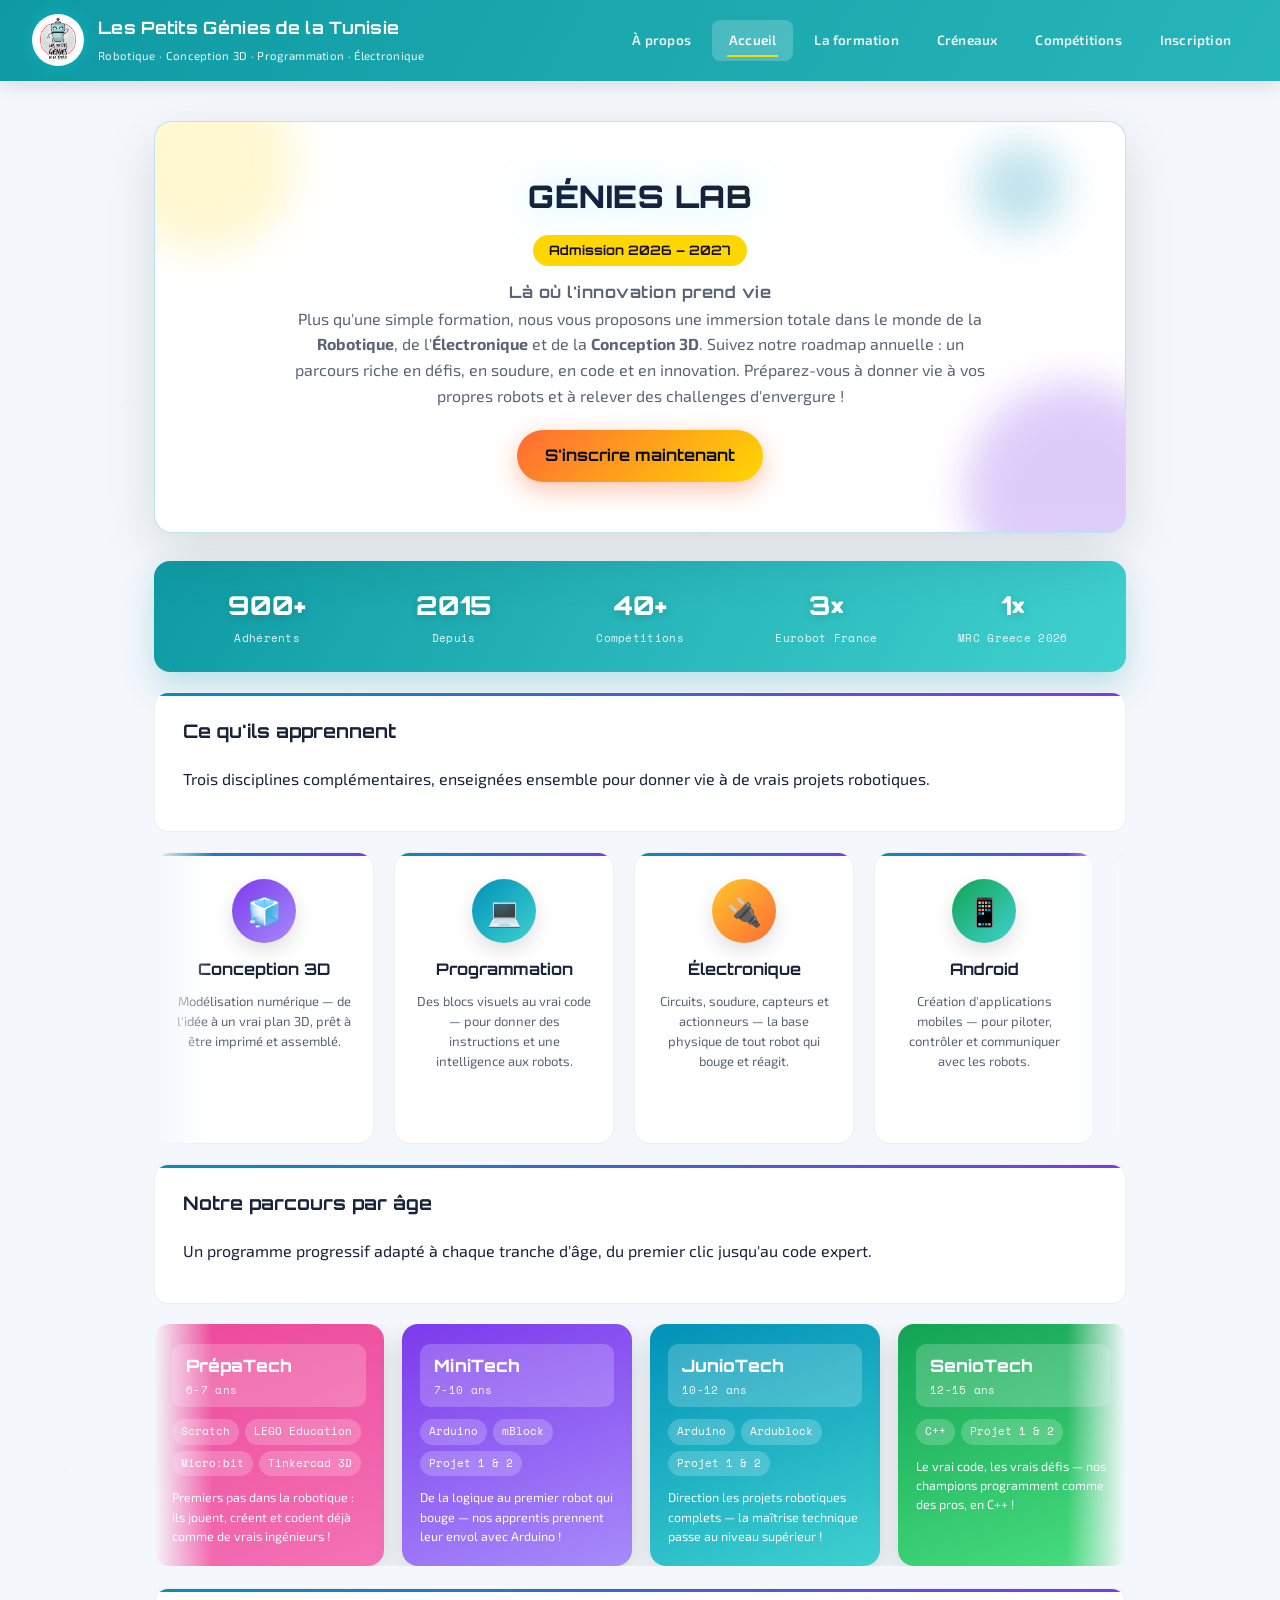
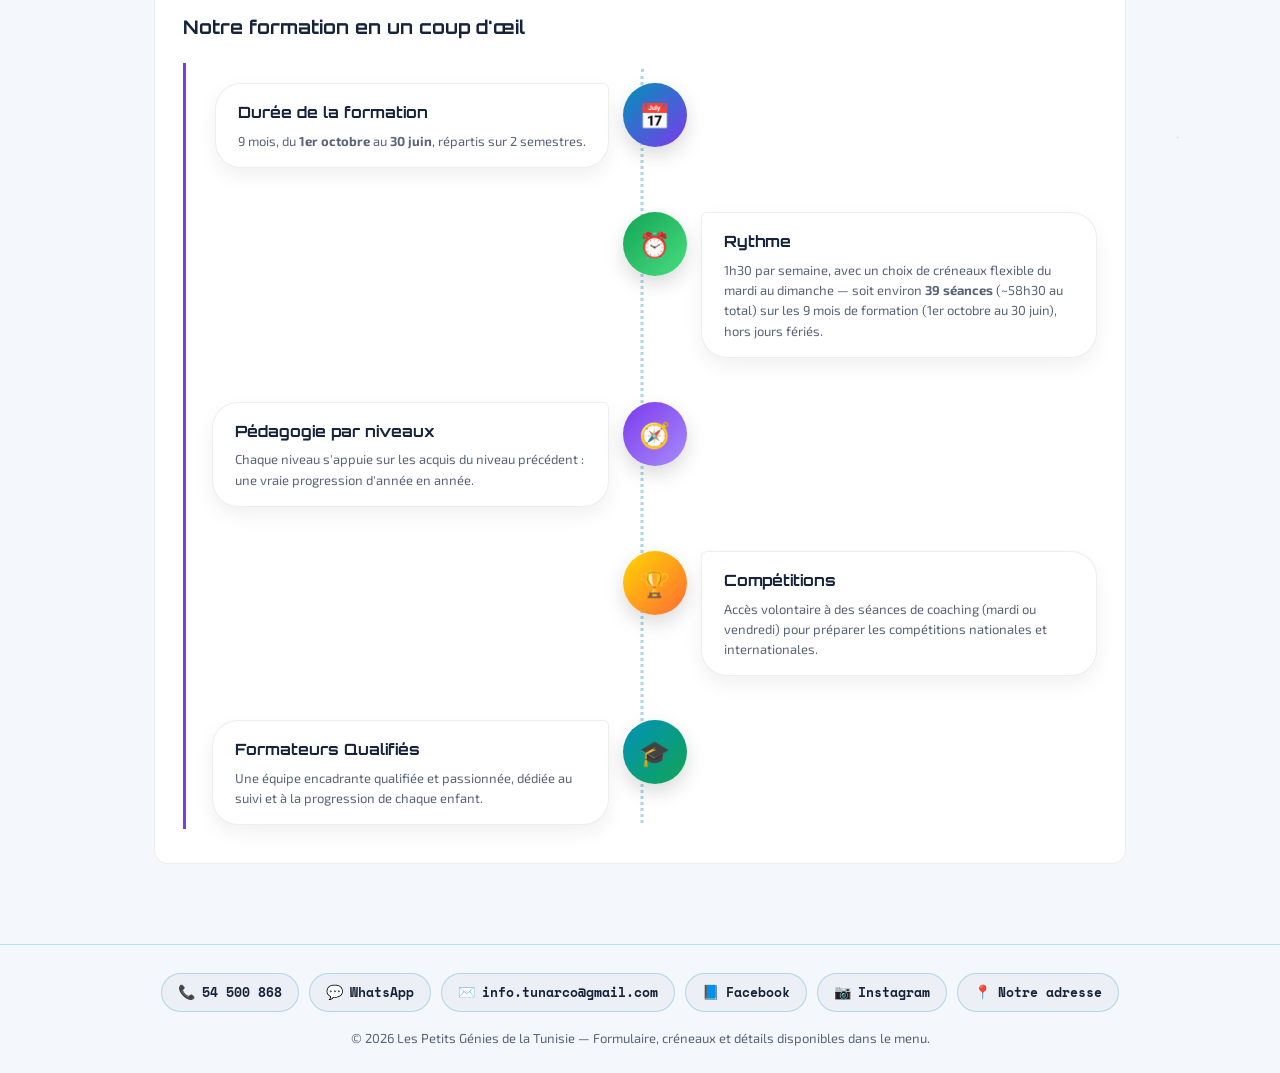
<file: index.html>
<!DOCTYPE html>
<html lang="fr">
<head>
<meta charset="UTF-8">
<title>Les Petits Génies de la Tunisie — Formation d'hiver 2026-2027</title>
<meta name="viewport" content="width=device-width, initial-scale=1.0">
<link rel="preconnect" href="https://fonts.googleapis.com">
<link rel="preconnect" href="https://fonts.gstatic.com" crossorigin>
<link href="https://fonts.googleapis.com/css2?family=Orbitron:wght@500;700;800;900&family=Exo+2:wght@300;400;500;600;700&family=Space+Mono:wght@400;700&display=swap" rel="stylesheet">
<link rel="stylesheet" href="style.css">
</head>
<body>
<div id="pageTransition"></div>
<header class="site-header">
  <div class="brand">
    <img class="logo-img" src="assets/logo.png" alt="Logo Les Petits Génies">
    <div class="brand-text">
      <h1>Les Petits Génies de la Tunisie</h1>
      <span>Robotique · Conception 3D · Programmation · Électronique</span>
    </div>
  </div>
  <nav class="main-nav">
    <a href="apropos.html">À propos</a>
    <a href="index.html" class="active">Accueil</a>
    <a href="formation.html">La formation</a>
    <a href="creneaux.html">Créneaux</a>
    <a href="planning-competitions.html">Compétitions</a>
    <a href="inscription.html">Inscription</a>
  </nav>
</header>

<main>
  <section class="hero">
    <div class="blob blob-yellow"></div>
    <div class="blob blob-turquoise"></div>
    <div class="blob blob-small"></div>
    <div class="hero-heading">
      <h2 class="admission-title">GÉNIES LAB</h2>
      <span class="year-badge">Admission 2026 – 2027</span>
      <p class="hero-tagline">Là où l'innovation prend vie</p>
    </div>

    <p class="hero-desc">
      Plus qu'une simple formation, nous vous proposons une immersion totale dans le monde de la
      <strong>Robotique</strong>, de l'<strong>Électronique</strong> et de la <strong>Conception 3D</strong>.
      Suivez notre roadmap annuelle : un parcours riche en défis, en soudure, en code et en innovation.
      Préparez-vous à donner vie à vos propres robots et à relever des challenges d'envergure !
    </p>
    <a class="cta" href="inscription.html">S'inscrire maintenant</a>
  </section>

  <div class="stats-bar">
    <div class="stat-item" style="animation-delay:.05s;">
      <span class="stat-num">900+</span>
      <span class="stat-label">Adhérents</span>
    </div>
    <div class="stat-item" style="animation-delay:.12s;">
      <span class="stat-num">2015</span>
      <span class="stat-label">Depuis</span>
    </div>
    <div class="stat-item" style="animation-delay:.19s;">
      <span class="stat-num">40+</span>
      <span class="stat-label">Compétitions</span>
    </div>
    <div class="stat-item" style="animation-delay:.26s;">
      <span class="stat-num">3×</span>
      <span class="stat-label">Eurobot France</span>
    </div>
    <div class="stat-item" style="animation-delay:.33s;">
      <span class="stat-num">1×</span>
      <span class="stat-label">MRC Greece 2026</span>
    </div>
  </div>

  <div class="card">
    <h3>Ce qu'ils apprennent</h3>
    <p>Trois disciplines complémentaires, enseignées ensemble pour donner vie à de vrais projets robotiques.</p>
  </div>

  <div class="learn-track-wrap">
    <div class="learn-track">
      <div class="learn-card">
        <div class="learn-icon learn-icon-1">🧊</div>
        <h4>Conception 3D</h4>
        <p>Modélisation numérique — de l'idée à un vrai plan 3D, prêt à être imprimé et assemblé.</p>
      </div>
      <div class="learn-card">
        <div class="learn-icon learn-icon-2">💻</div>
        <h4>Programmation</h4>
        <p>Des blocs visuels au vrai code — pour donner des instructions et une intelligence aux robots.</p>
      </div>
      <div class="learn-card">
        <div class="learn-icon learn-icon-3">🔌</div>
        <h4>Électronique</h4>
        <p>Circuits, soudure, capteurs et actionneurs — la base physique de tout robot qui bouge et réagit.</p>
      </div>
      <div class="learn-card">
        <div class="learn-icon learn-icon-4">📱</div>
        <h4>Android</h4>
        <p>Création d'applications mobiles — pour piloter, contrôler et communiquer avec les robots.</p>
      </div>
      <div class="learn-card">
        <div class="learn-icon learn-icon-5">🖨️</div>
        <h4>Impression 3D</h4>
        <p>De l'écran à l'objet réel — impression des pièces conçues pour les monter sur de vrais robots.</p>
      </div>
      <div class="learn-card">
        <div class="learn-icon learn-icon-6">🌐</div>
        <h4>AIoT</h4>
        <p>Objets connectés et intelligents — capteurs, réseau et intelligence artificielle réunis dans un même robot.</p>
      </div>
      <div class="learn-card">
        <div class="learn-icon learn-icon-7">🧠</div>
        <h4>Intelligence Artificielle</h4>
        <p>Initiation à l'IA — reconnaissance, apprentissage automatique et algorithmes appliqués à la robotique.</p>
      </div>
      <div class="learn-card">
        <div class="learn-icon learn-icon-8">🤖</div>
        <h4>Robotique</h4>
        <p>Mécanique, électronique et code réunis — assembler et programmer un robot complet, du châssis au comportement.</p>
      </div>
      <!-- duplicate set for seamless loop -->
      <div class="learn-card" aria-hidden="true">
        <div class="learn-icon learn-icon-1">🧊</div>
        <h4>Conception 3D</h4>
        <p>Modélisation numérique — de l'idée à un vrai plan 3D, prêt à être imprimé et assemblé.</p>
      </div>
      <div class="learn-card" aria-hidden="true">
        <div class="learn-icon learn-icon-2">💻</div>
        <h4>Programmation</h4>
        <p>Des blocs visuels au vrai code — pour donner des instructions et une intelligence aux robots.</p>
      </div>
      <div class="learn-card" aria-hidden="true">
        <div class="learn-icon learn-icon-3">🔌</div>
        <h4>Électronique</h4>
        <p>Circuits, soudure, capteurs et actionneurs — la base physique de tout robot qui bouge et réagit.</p>
      </div>
      <div class="learn-card" aria-hidden="true">
        <div class="learn-icon learn-icon-4">📱</div>
        <h4>Android</h4>
        <p>Création d'applications mobiles — pour piloter, contrôler et communiquer avec les robots.</p>
      </div>
      <div class="learn-card" aria-hidden="true">
        <div class="learn-icon learn-icon-5">🖨️</div>
        <h4>Impression 3D</h4>
        <p>De l'écran à l'objet réel — impression des pièces conçues pour les monter sur de vrais robots.</p>
      </div>
      <div class="learn-card" aria-hidden="true">
        <div class="learn-icon learn-icon-6">🌐</div>
        <h4>AIoT</h4>
        <p>Objets connectés et intelligents — capteurs, réseau et intelligence artificielle réunis dans un même robot.</p>
      </div>
      <div class="learn-card" aria-hidden="true">
        <div class="learn-icon learn-icon-7">🧠</div>
        <h4>Intelligence Artificielle</h4>
        <p>Initiation à l'IA — reconnaissance, apprentissage automatique et algorithmes appliqués à la robotique.</p>
      </div>
      <div class="learn-card" aria-hidden="true">
        <div class="learn-icon learn-icon-8">🤖</div>
        <h4>Robotique</h4>
        <p>Mécanique, électronique et code réunis — assembler et programmer un robot complet, du châssis au comportement.</p>
      </div>
    </div>
  </div>

  <div class="card">
    <h3>Notre parcours par âge</h3>
    <p>Un programme progressif adapté à chaque tranche d'âge, du premier clic jusqu'au code expert.</p>
  </div>

  <div class="age-track-wrap">
    <div class="age-track">
      <div class="age-card age-c1">
        <span class="age-badge">PrépaTech<small>6-7 ans</small></span>
        <div class="age-tools">
          <span class="age-tool">Scratch</span>
          <span class="age-tool">LEGO Education</span>
          <span class="age-tool">Micro:bit</span>
          <span class="age-tool">Tinkercad 3D</span>
        </div>
        <p class="age-tagline">Premiers pas dans la robotique : ils jouent, créent et codent déjà comme de vrais ingénieurs !</p>
      </div>
      <div class="age-card age-c2">
        <span class="age-badge">MiniTech<small>7-10 ans</small></span>
        <div class="age-tools">
          <span class="age-tool">Arduino</span>
          <span class="age-tool">mBlock</span>
          <span class="age-tool">Projet 1 &amp; 2</span>
        </div>
        <p class="age-tagline">De la logique au premier robot qui bouge — nos apprentis prennent leur envol avec Arduino !</p>
      </div>
      <div class="age-card age-c3">
        <span class="age-badge">JunioTech<small>10-12 ans</small></span>
        <div class="age-tools">
          <span class="age-tool">Arduino</span>
          <span class="age-tool">Ardublock</span>
          <span class="age-tool">Projet 1 &amp; 2</span>
        </div>
        <p class="age-tagline">Direction les projets robotiques complets — la maîtrise technique passe au niveau supérieur !</p>
      </div>
      <div class="age-card age-c4">
        <span class="age-badge">SenioTech<small>12-15 ans</small></span>
        <div class="age-tools">
          <span class="age-tool">C++</span>
          <span class="age-tool">Projet 1 &amp; 2</span>
        </div>
        <p class="age-tagline">Le vrai code, les vrais défis — nos champions programment comme des pros, en C++ !</p>
      </div>
      <div class="age-card age-c5">
        <span class="age-badge">Master<small>15+ ans</small></span>
        <div class="age-tools">
          <span class="age-tool">ESP32</span>
          <span class="age-tool">IoT</span>
        </div>
        <p class="age-tagline">Niveau expert : l'IoT et les systèmes connectés n'ont plus aucun secret pour eux !</p>
      </div>
      <!-- duplicate set for seamless loop -->
      <div class="age-card age-c1" aria-hidden="true">
        <span class="age-badge">PrépaTech<small>6-7 ans</small></span>
        <div class="age-tools">
          <span class="age-tool">Scratch</span>
          <span class="age-tool">LEGO Education</span>
          <span class="age-tool">Micro:bit</span>
          <span class="age-tool">Tinkercad 3D</span>
        </div>
        <p class="age-tagline">Premiers pas dans la robotique : ils jouent, créent et codent déjà comme de vrais ingénieurs !</p>
      </div>
      <div class="age-card age-c2" aria-hidden="true">
        <span class="age-badge">MiniTech<small>7-10 ans</small></span>
        <div class="age-tools">
          <span class="age-tool">Arduino</span>
          <span class="age-tool">mBlock</span>
          <span class="age-tool">Projet 1 &amp; 2</span>
        </div>
        <p class="age-tagline">De la logique au premier robot qui bouge — nos apprentis prennent leur envol avec Arduino !</p>
      </div>
      <div class="age-card age-c3" aria-hidden="true">
        <span class="age-badge">JunioTech<small>10-12 ans</small></span>
        <div class="age-tools">
          <span class="age-tool">Arduino</span>
          <span class="age-tool">Ardublock</span>
          <span class="age-tool">Projet 1 &amp; 2</span>
        </div>
        <p class="age-tagline">Direction les projets robotiques complets — la maîtrise technique passe au niveau supérieur !</p>
      </div>
      <div class="age-card age-c4" aria-hidden="true">
        <span class="age-badge">SenioTech<small>12-15 ans</small></span>
        <div class="age-tools">
          <span class="age-tool">C++</span>
          <span class="age-tool">Projet 1 &amp; 2</span>
        </div>
        <p class="age-tagline">Le vrai code, les vrais défis — nos champions programment comme des pros, en C++ !</p>
      </div>
      <div class="age-card age-c5" aria-hidden="true">
        <span class="age-badge">Master<small>15+ ans</small></span>
        <div class="age-tools">
          <span class="age-tool">ESP32</span>
          <span class="age-tool">IoT</span>
        </div>
        <p class="age-tagline">Niveau expert : l'IoT et les systèmes connectés n'ont plus aucun secret pour eux !</p>
      </div>
    </div>
  </div>


  <div class="card">
    <h3>Notre formation en un coup d'œil</h3>
    <div class="timeline">
      <div class="timeline-item timeline-c1" style="animation-delay:.05s;">
        <div class="timeline-icon-wrap">
          📅
        </div>
        <div class="timeline-card">
          <h4>Durée de la formation</h4>
          <p>9 mois, du <strong>1er octobre</strong> au <strong>30 juin</strong>, répartis sur 2 semestres.</p>
        </div>
      </div>
      <div class="timeline-item timeline-c2" style="animation-delay:.15s;">
        <div class="timeline-icon-wrap">
          ⏰
        </div>
        <div class="timeline-card">
          <h4>Rythme</h4>
          <p>1h30 par semaine, avec un choix de créneaux flexible du mardi au dimanche — soit environ <strong>39 séances</strong> (~58h30 au total) sur les 9 mois de formation (1er octobre au 30 juin), hors jours fériés.</p>
        </div>
      </div>
      <div class="timeline-item timeline-c3" style="animation-delay:.25s;">
        <div class="timeline-icon-wrap">
          🧭
        </div>
        <div class="timeline-card">
          <h4>Pédagogie par niveaux</h4>
          <p>Chaque niveau s'appuie sur les acquis du niveau précédent : une vraie progression d'année en année.</p>
        </div>
      </div>
      <div class="timeline-item timeline-c4" style="animation-delay:.35s;">
        <div class="timeline-icon-wrap">
          🏆
        </div>
        <div class="timeline-card">
          <h4>Compétitions</h4>
          <p>Accès volontaire à des séances de coaching (mardi ou vendredi) pour préparer les compétitions nationales et internationales.</p>
        </div>
      </div>
      <div class="timeline-item timeline-c5" style="animation-delay:.45s;">
        <div class="timeline-icon-wrap">
          🎓
        </div>
        <div class="timeline-card">
          <h4>Formateurs Qualifiés</h4>
          <p>Une équipe encadrante qualifiée et passionnée, dédiée au suivi et à la progression de chaque enfant.</p>
        </div>
      </div>
    </div>
  </div>

</main>

<footer>
  <div class="footer-contact">
    <a class="contact-btn" href="tel:+21654500868"><span class="contact-icon">📞</span> 54 500 868</a>
    <a class="contact-btn" href="https://wa.me/21654500868" target="_blank" rel="noopener"><span class="contact-icon">💬</span> WhatsApp</a>
    <a class="contact-btn" href="https://mail.google.com/mail/?view=cm&fs=1&to=info.tunarco@gmail.com" target="_blank" rel="noopener"><span class="contact-icon">✉️</span> info.tunarco@gmail.com</a>
    <a class="contact-btn" href="https://www.facebook.com/lespetitsgeniesdelarobotique/" target="_blank" rel="noopener"><span class="contact-icon">📘</span> Facebook</a>
    <a class="contact-btn" href="https://www.instagram.com/lpgt55/" target="_blank" rel="noopener"><span class="contact-icon">📷</span> Instagram</a>
    <a class="contact-btn" href="https://maps.app.goo.gl/1cRpveEhUmThUZqv9" target="_blank" rel="noopener"><span class="contact-icon">📍</span> Notre adresse</a>
  </div>
  <p class="footer-copy">© 2026 Les Petits Génies de la Tunisie — Formulaire, créneaux et détails disponibles dans le menu.</p>
</footer>
<script src="assets/interactions.js"></script>
</body>
</html>
</file>
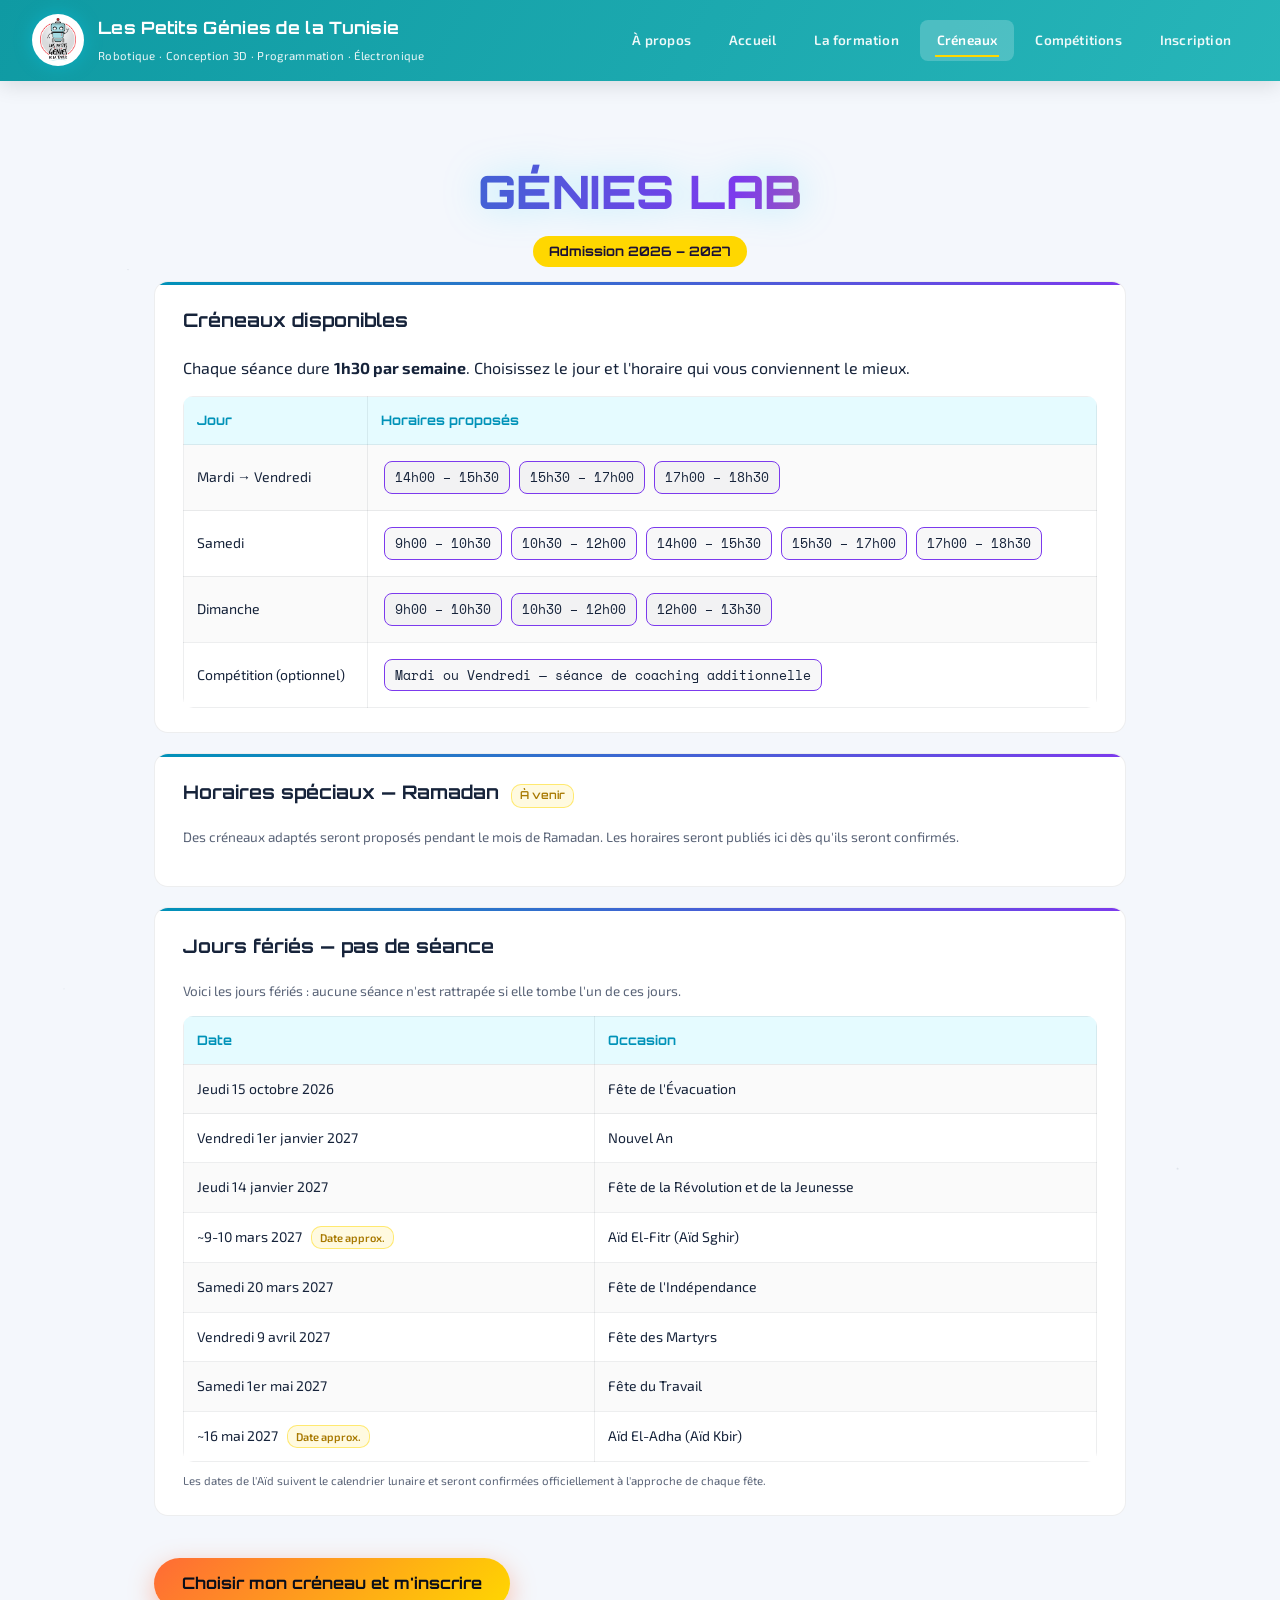
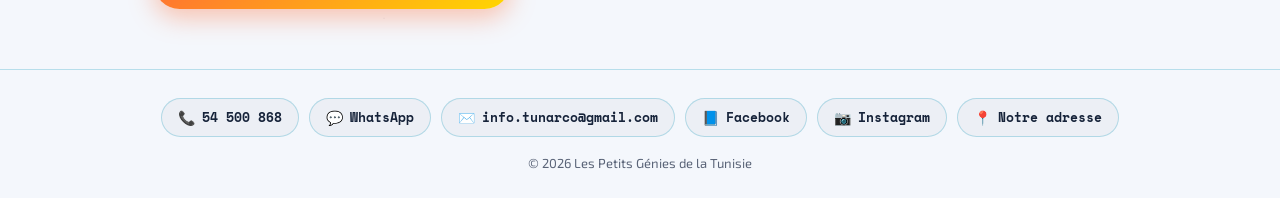
<file: creneaux.html>
<!DOCTYPE html>
<html lang="fr">
<head>
<meta charset="UTF-8">
<title>Créneaux — Les Petits Génies de la Tunisie</title>
<meta name="viewport" content="width=device-width, initial-scale=1.0">
<link rel="preconnect" href="https://fonts.googleapis.com">
<link rel="preconnect" href="https://fonts.gstatic.com" crossorigin>
<link href="https://fonts.googleapis.com/css2?family=Orbitron:wght@500;700;800;900&family=Exo+2:wght@300;400;500;600;700&family=Space+Mono:wght@400;700&display=swap" rel="stylesheet">
<link rel="stylesheet" href="style.css">
</head>
<body>
<div id="pageTransition"></div>
<header class="site-header">
  <div class="brand">
    <img class="logo-img" src="assets/logo.png" alt="Logo Les Petits Génies">
    <div class="brand-text">
      <h1>Les Petits Génies de la Tunisie</h1>
      <span>Robotique · Conception 3D · Programmation · Électronique</span>
    </div>
  </div>
  <nav class="main-nav">
    <a href="apropos.html">À propos</a>
    <a href="index.html">Accueil</a>
    <a href="formation.html">La formation</a>
    <a href="creneaux.html" class="active">Créneaux</a>
    <a href="planning-competitions.html">Compétitions</a>
    <a href="inscription.html">Inscription</a>
  </nav>
</header>

<main>
  <section class="page-banner">
    <h2 class="admission-title">GÉNIES LAB</h2>
    <span class="year-badge">Admission 2026 – 2027</span>
  </section>

  <div class="card">
    <h3>Créneaux disponibles</h3>
    <p>Chaque séance dure <strong>1h30 par semaine</strong>. Choisissez le jour et l'horaire qui vous conviennent le mieux.</p>
    <table class="schedule">
      <tr><th>Jour</th><th>Horaires proposés</th></tr>
      <tr>
        <td>Mardi → Vendredi</td>
        <td>
          <span class="slot-tag">14h00 – 15h30</span>
          <span class="slot-tag">15h30 – 17h00</span>
          <span class="slot-tag">17h00 – 18h30</span>
        </td>
      </tr>
      <tr>
        <td>Samedi</td>
        <td>
          <span class="slot-tag">9h00 – 10h30</span>
          <span class="slot-tag">10h30 – 12h00</span>
          <span class="slot-tag">14h00 – 15h30</span>
          <span class="slot-tag">15h30 – 17h00</span>
          <span class="slot-tag">17h00 – 18h30</span>
        </td>
      </tr>
      <tr>
        <td>Dimanche</td>
        <td>
          <span class="slot-tag">9h00 – 10h30</span>
          <span class="slot-tag">10h30 – 12h00</span>
          <span class="slot-tag">12h00 – 13h30</span>
        </td>
      </tr>
      <tr>
        <td>Compétition (optionnel)</td>
        <td><span class="slot-tag">Mardi ou Vendredi — séance de coaching additionnelle</span></td>
      </tr>
    </table>
  </div>

  <div class="card">
    <h3>Horaires spéciaux — Ramadan <span class="badge-tbd">À venir</span></h3>
    <p style="color:var(--muted);font-size:13.5px;">Des créneaux adaptés seront proposés pendant le mois de Ramadan. Les horaires seront publiés ici dès qu'ils seront confirmés.</p>
  </div>

  <div class="card">
    <h3>Jours fériés — pas de séance</h3>
    <p style="color:var(--muted);font-size:13.5px;">Voici les jours fériés : aucune séance n'est rattrapée si elle tombe l'un de ces jours.</p>
    <table class="schedule">
      <tr><th>Date</th><th>Occasion</th></tr>
      <tr><td>Jeudi 15 octobre 2026</td><td>Fête de l'Évacuation</td></tr>
      <tr><td>Vendredi 1er janvier 2027</td><td>Nouvel An</td></tr>
      <tr><td>Jeudi 14 janvier 2027</td><td>Fête de la Révolution et de la Jeunesse</td></tr>
      <tr><td>~9-10 mars 2027 <span class="badge-tbd">Date approx.</span></td><td>Aïd El-Fitr (Aïd Sghir)</td></tr>
      <tr><td>Samedi 20 mars 2027</td><td>Fête de l'Indépendance</td></tr>
      <tr><td>Vendredi 9 avril 2027</td><td>Fête des Martyrs</td></tr>
      <tr><td>Samedi 1er mai 2027</td><td>Fête du Travail</td></tr>
      <tr><td>~16 mai 2027 <span class="badge-tbd">Date approx.</span></td><td>Aïd El-Adha (Aïd Kbir)</td></tr>
    </table>
    <p style="color:var(--muted);font-size:11.5px;margin:10px 0 0;">Les dates de l'Aïd suivent le calendrier lunaire et seront confirmées officiellement à l'approche de chaque fête.</p>
  </div>

  <a class="cta" href="inscription.html">Choisir mon créneau et m'inscrire</a>
</main>

<footer>
  <div class="footer-contact">
    <a class="contact-btn" href="tel:+21654500868"><span class="contact-icon">📞</span> 54 500 868</a>
    <a class="contact-btn" href="https://wa.me/21654500868" target="_blank" rel="noopener"><span class="contact-icon">💬</span> WhatsApp</a>
    <a class="contact-btn" href="https://mail.google.com/mail/?view=cm&fs=1&to=info.tunarco@gmail.com" target="_blank" rel="noopener"><span class="contact-icon">✉️</span> info.tunarco@gmail.com</a>
    <a class="contact-btn" href="https://www.facebook.com/lespetitsgeniesdelarobotique/" target="_blank" rel="noopener"><span class="contact-icon">📘</span> Facebook</a>
    <a class="contact-btn" href="https://www.instagram.com/lpgt55/" target="_blank" rel="noopener"><span class="contact-icon">📷</span> Instagram</a>
    <a class="contact-btn" href="https://maps.app.goo.gl/1cRpveEhUmThUZqv9" target="_blank" rel="noopener"><span class="contact-icon">📍</span> Notre adresse</a>
  </div>
  <p class="footer-copy">© 2026 Les Petits Génies de la Tunisie</p>
</footer>
<script src="assets/interactions.js"></script>
</body>
</html>
</file>
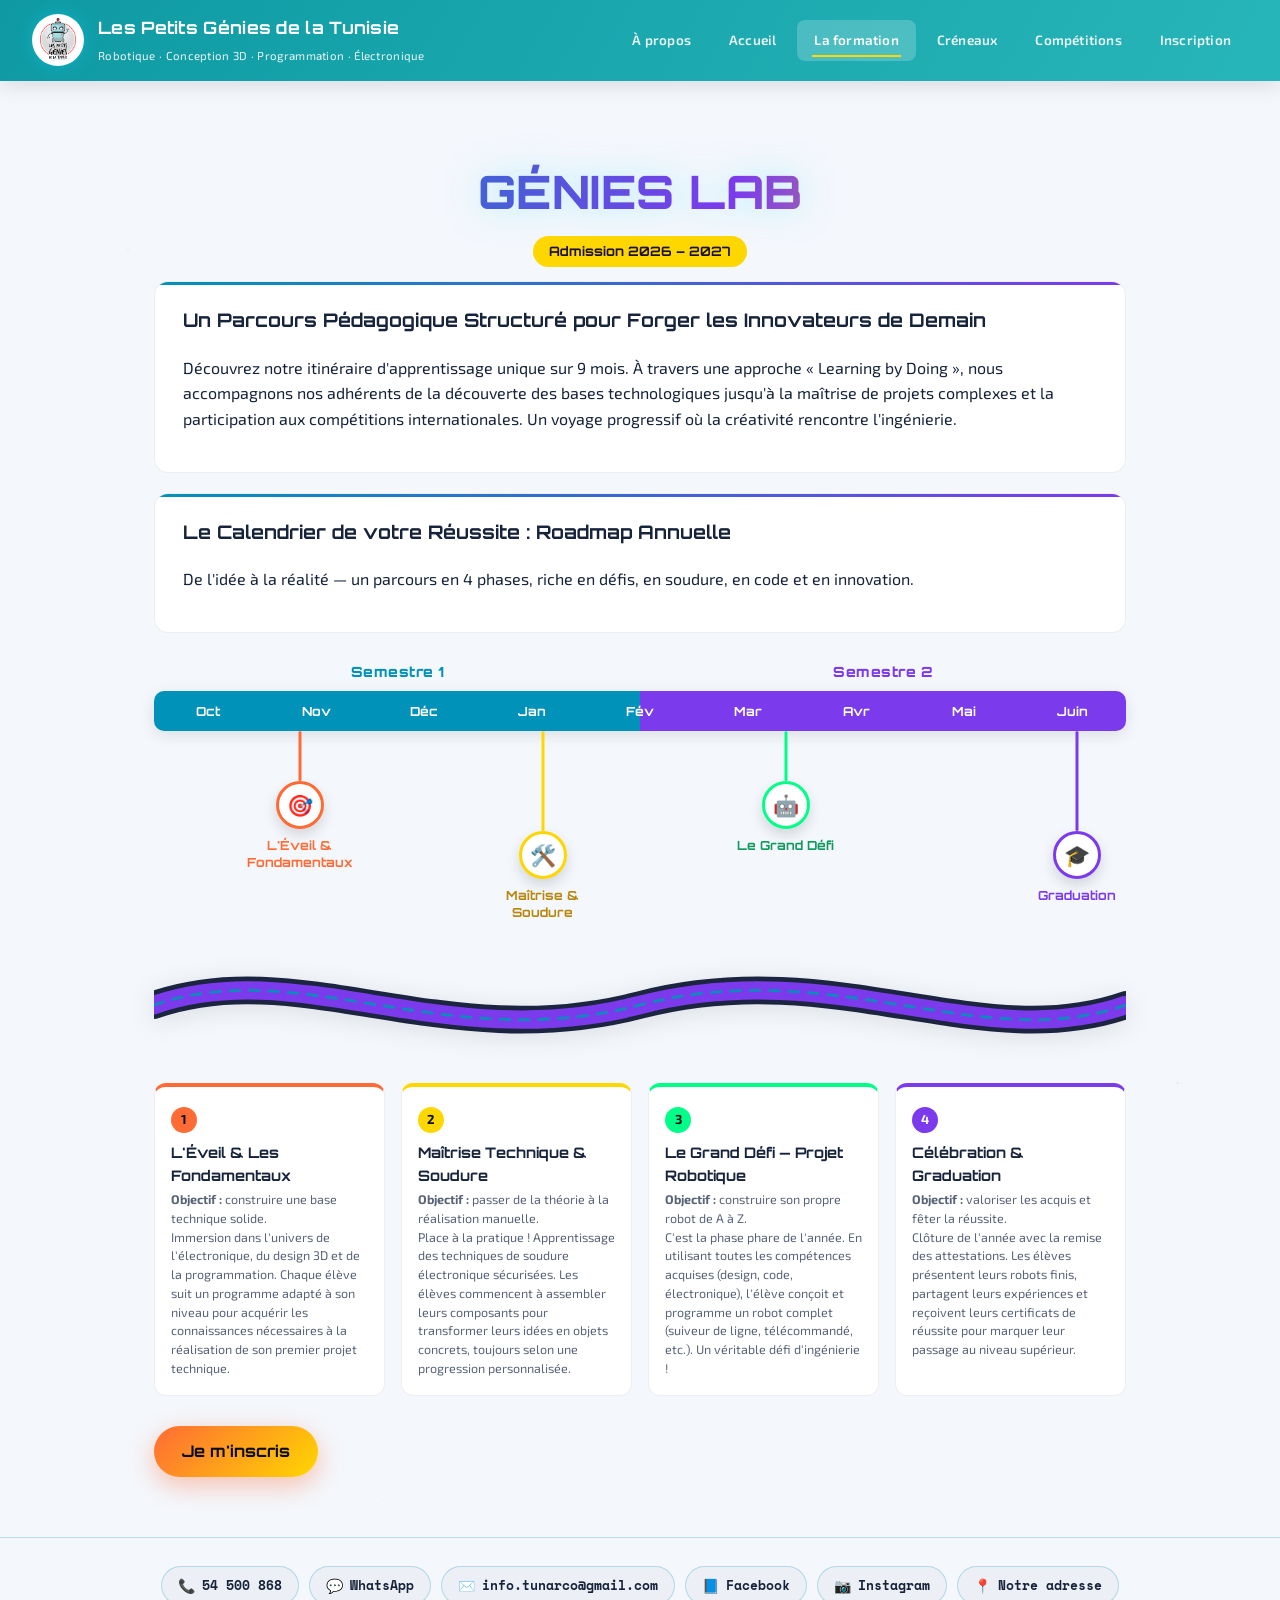
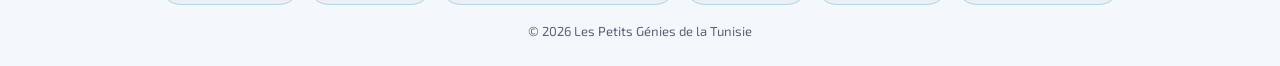
<file: formation.html>
<!DOCTYPE html>
<html lang="fr">
<head>
<meta charset="UTF-8">
<title>Détails de la formation — Les Petits Génies de la Tunisie</title>
<meta name="viewport" content="width=device-width, initial-scale=1.0">
<link rel="preconnect" href="https://fonts.googleapis.com">
<link rel="preconnect" href="https://fonts.gstatic.com" crossorigin>
<link href="https://fonts.googleapis.com/css2?family=Orbitron:wght@500;700;800;900&family=Exo+2:wght@300;400;500;600;700&family=Space+Mono:wght@400;700&display=swap" rel="stylesheet">
<link rel="stylesheet" href="style.css">
</head>
<body>
<div id="pageTransition"></div>
<header class="site-header">
  <div class="brand">
    <img class="logo-img" src="assets/logo.png" alt="Logo Les Petits Génies">
    <div class="brand-text">
      <h1>Les Petits Génies de la Tunisie</h1>
      <span>Robotique · Conception 3D · Programmation · Électronique</span>
    </div>
  </div>
  <nav class="main-nav">
    <a href="apropos.html">À propos</a>
    <a href="index.html">Accueil</a>
    <a href="formation.html" class="active">La formation</a>
    <a href="creneaux.html">Créneaux</a>
    <a href="planning-competitions.html">Compétitions</a>
    <a href="inscription.html">Inscription</a>
  </nav>
</header>

<main>
  <section class="page-banner">
    <h2 class="admission-title">GÉNIES LAB</h2>
    <span class="year-badge">Admission 2026 – 2027</span>
  </section>

  <div class="card">
    <h3>Un Parcours Pédagogique Structuré pour Forger les Innovateurs de Demain</h3>
    <p>
      Découvrez notre itinéraire d'apprentissage unique sur 9 mois. À travers une approche
      « Learning by Doing », nous accompagnons nos adhérents de la découverte des bases technologiques
      jusqu'à la maîtrise de projets complexes et la participation aux compétitions internationales.
      Un voyage progressif où la créativité rencontre l'ingénierie.
    </p>
  </div>

  <div class="card">
    <h3>Le Calendrier de votre Réussite : Roadmap Annuelle</h3>
    <p>De l'idée à la réalité — un parcours en 4 phases, riche en défis, en soudure, en code et en innovation.</p>
  </div>

  <div class="journey-wrap">
    <div class="semester-caption-top">
      <span class="semester-label-big sem1">Semestre 1</span>
      <span class="semester-label-big sem2">Semestre 2</span>
    </div>
    <div class="month-band">
      <span class="month-chip mc1">Oct</span>
      <span class="month-chip mc1">Nov</span>
      <span class="month-chip mc1">Déc</span>
      <span class="month-chip mc1">Jan</span>
      <span class="month-chip mc-split">Fév</span>
      <span class="month-chip mc2">Mar</span>
      <span class="month-chip mc2">Avr</span>
      <span class="month-chip mc2">Mai</span>
      <span class="month-chip mc2">Juin</span>
    </div>

    <div class="journey-connectors">
      <div class="journey-line jl1" style="left:15%;height:50px;animation-delay:.05s;"></div>
      <div class="journey-node jn1" style="left:15%;top:50px;animation-delay:.15s;"><span>🎯</span></div>
      <div class="journey-node-label jnl1" style="left:15%;top:106px;animation-delay:.3s;">L'Éveil &amp; Fondamentaux</div>

      <div class="journey-line jl2" style="left:40%;height:100px;animation-delay:.15s;"></div>
      <div class="journey-node jn2" style="left:40%;top:100px;animation-delay:.25s;"><span>🛠️</span></div>
      <div class="journey-node-label jnl2" style="left:40%;top:156px;animation-delay:.4s;">Maîtrise &amp; Soudure</div>

      <div class="journey-line jl3" style="left:65%;height:50px;animation-delay:.25s;"></div>
      <div class="journey-node jn3" style="left:65%;top:50px;animation-delay:.35s;"><span>🤖</span></div>
      <div class="journey-node-label jnl3" style="left:65%;top:106px;animation-delay:.5s;">Le Grand Défi</div>

      <div class="journey-line jl4" style="left:95%;height:100px;animation-delay:.35s;"></div>
      <div class="journey-node jn4" style="left:95%;top:100px;animation-delay:.45s;"><span>🎓</span></div>
      <div class="journey-node-label jnl4" style="left:95%;top:156px;animation-delay:.6s;">Graduation</div>
    </div>

    <svg class="journey-road-svg" viewBox="0 0 1000 130" preserveAspectRatio="none" aria-hidden="true">
      <path class="journey-road-border" d="M0 65 C 150 10,300 120,500 65 C 700 10,850 120,1000 65" />
      <path class="journey-road-fill" d="M0 65 C 150 10,300 120,500 65 C 700 10,850 120,1000 65" />
      <path class="journey-road-dash" d="M0 65 C 150 10,300 120,500 65 C 700 10,850 120,1000 65" />
    </svg>
  </div>

  <div class="road-cards">
    <div class="road-card rc1">
      <span class="rc-num">1</span>
      <h4>L'Éveil &amp; Les Fondamentaux</h4>
      <p><strong>Objectif :</strong> construire une base technique solide.</p>
      <p>Immersion dans l'univers de l'électronique, du design 3D et de la programmation. Chaque élève suit un programme adapté à son niveau pour acquérir les connaissances nécessaires à la réalisation de son premier projet technique.</p>
    </div>
    <div class="road-card rc2">
      <span class="rc-num">2</span>
      <h4>Maîtrise Technique &amp; Soudure</h4>
      <p><strong>Objectif :</strong> passer de la théorie à la réalisation manuelle.</p>
      <p>Place à la pratique ! Apprentissage des techniques de soudure électronique sécurisées. Les élèves commencent à assembler leurs composants pour transformer leurs idées en objets concrets, toujours selon une progression personnalisée.</p>
    </div>
    <div class="road-card rc3">
      <span class="rc-num">3</span>
      <h4>Le Grand Défi — Projet Robotique</h4>
      <p><strong>Objectif :</strong> construire son propre robot de A à Z.</p>
      <p>C'est la phase phare de l'année. En utilisant toutes les compétences acquises (design, code, électronique), l'élève conçoit et programme un robot complet (suiveur de ligne, télécommandé, etc.). Un véritable défi d'ingénierie !</p>
    </div>
    <div class="road-card rc5">
      <span class="rc-num">4</span>
      <h4>Célébration &amp; Graduation</h4>
      <p><strong>Objectif :</strong> valoriser les acquis et fêter la réussite.</p>
      <p>Clôture de l'année avec la remise des attestations. Les élèves présentent leurs robots finis, partagent leurs expériences et reçoivent leurs certificats de réussite pour marquer leur passage au niveau supérieur.</p>
    </div>
  </div>

  <a class="cta" href="inscription.html">Je m'inscris</a>
</main>

<footer>
  <div class="footer-contact">
    <a class="contact-btn" href="tel:+21654500868"><span class="contact-icon">📞</span> 54 500 868</a>
    <a class="contact-btn" href="https://wa.me/21654500868" target="_blank" rel="noopener"><span class="contact-icon">💬</span> WhatsApp</a>
    <a class="contact-btn" href="https://mail.google.com/mail/?view=cm&fs=1&to=info.tunarco@gmail.com" target="_blank" rel="noopener"><span class="contact-icon">✉️</span> info.tunarco@gmail.com</a>
    <a class="contact-btn" href="https://www.facebook.com/lespetitsgeniesdelarobotique/" target="_blank" rel="noopener"><span class="contact-icon">📘</span> Facebook</a>
    <a class="contact-btn" href="https://www.instagram.com/lpgt55/" target="_blank" rel="noopener"><span class="contact-icon">📷</span> Instagram</a>
    <a class="contact-btn" href="https://maps.app.goo.gl/1cRpveEhUmThUZqv9" target="_blank" rel="noopener"><span class="contact-icon">📍</span> Notre adresse</a>
  </div>
  <p class="footer-copy">© 2026 Les Petits Génies de la Tunisie</p>
</footer>
<script src="assets/interactions.js"></script>
</body>
</html>
</file>
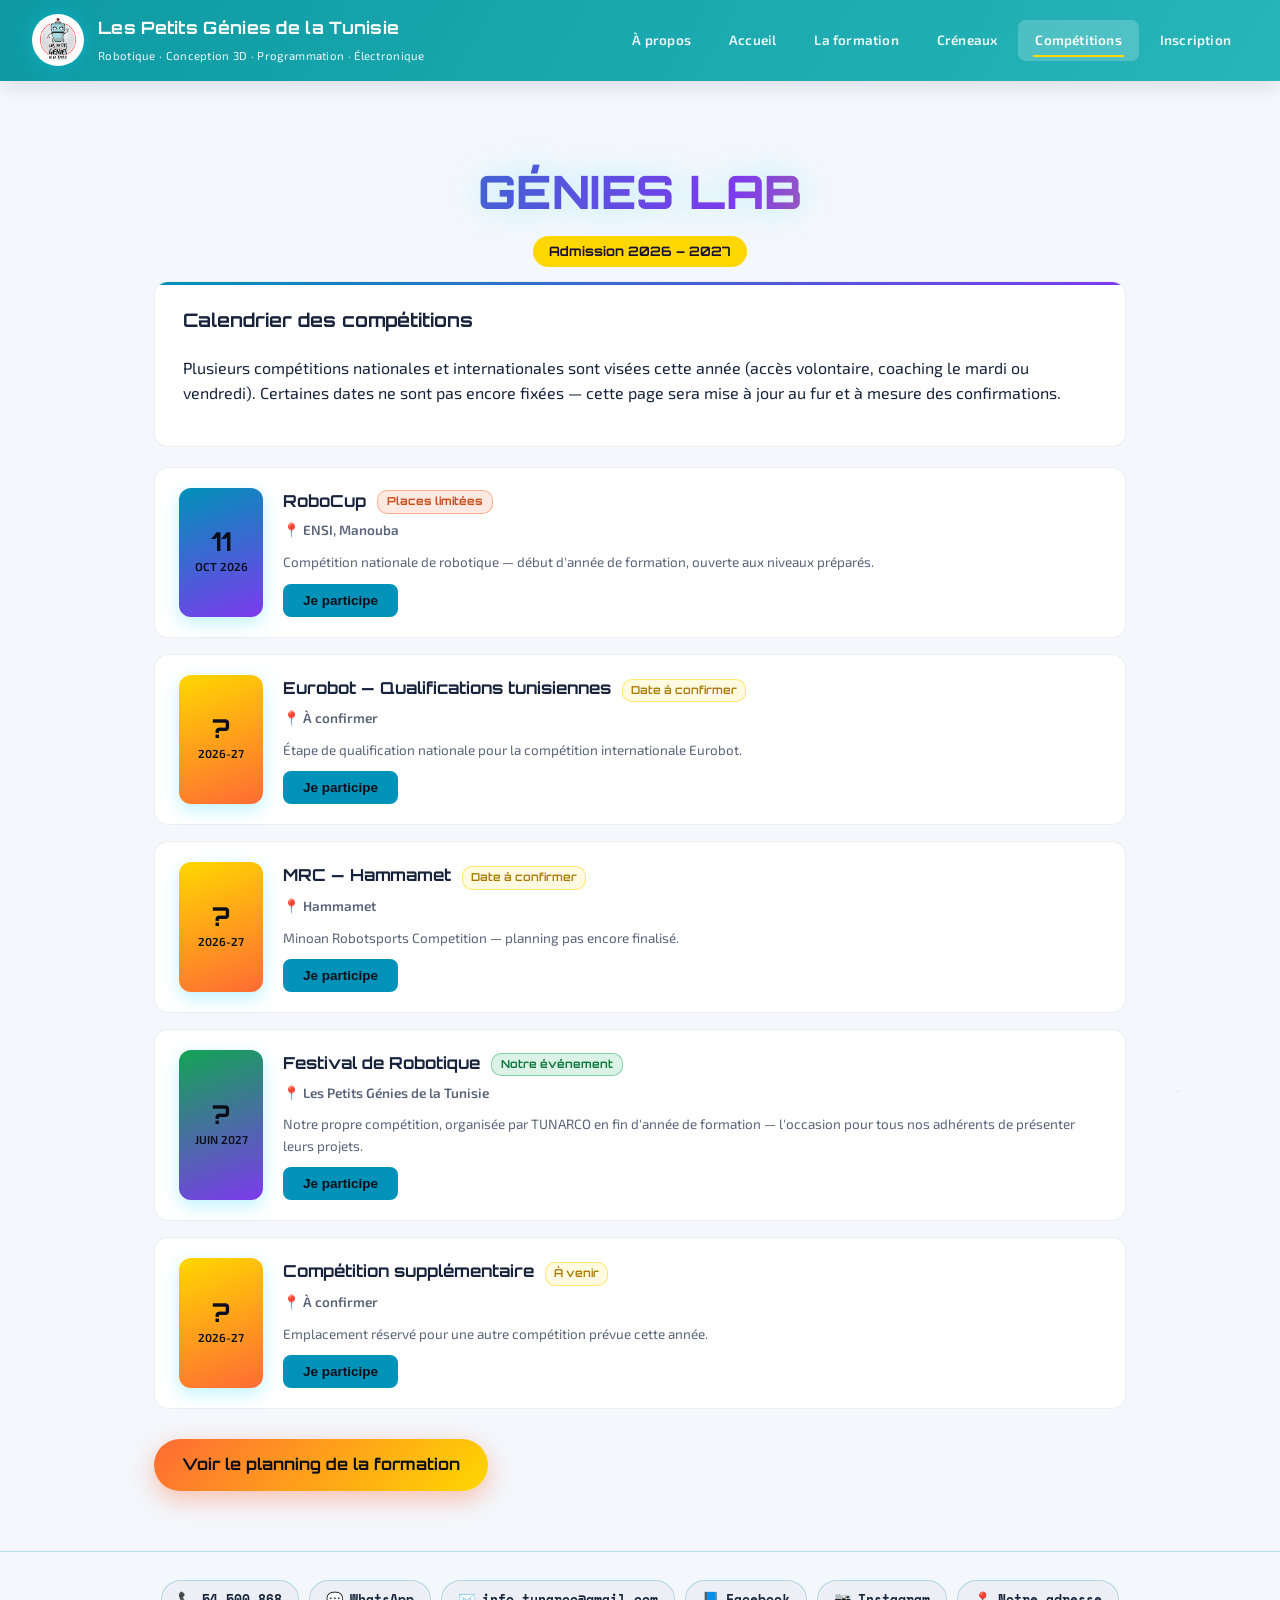
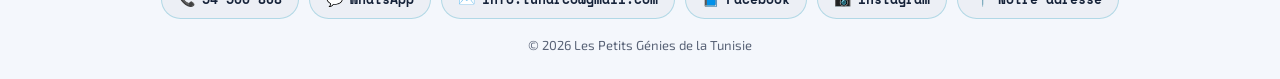
<file: planning-competitions.html>
<!DOCTYPE html>
<html lang="fr">
<head>
<meta charset="UTF-8">
<title>Planning des compétitions — Les Petits Génies de la Tunisie</title>
<meta name="viewport" content="width=device-width, initial-scale=1.0">
<link rel="preconnect" href="https://fonts.googleapis.com">
<link rel="preconnect" href="https://fonts.gstatic.com" crossorigin>
<link href="https://fonts.googleapis.com/css2?family=Orbitron:wght@500;700;800;900&family=Exo+2:wght@300;400;500;600;700&family=Space+Mono:wght@400;700&display=swap" rel="stylesheet">
<link rel="stylesheet" href="style.css">
</head>
<body>
<div id="pageTransition"></div>
<header class="site-header">
  <div class="brand">
    <img class="logo-img" src="assets/logo.png" alt="Logo Les Petits Génies">
    <div class="brand-text">
      <h1>Les Petits Génies de la Tunisie</h1>
      <span>Robotique · Conception 3D · Programmation · Électronique</span>
    </div>
  </div>
  <nav class="main-nav">
    <a href="apropos.html">À propos</a>
    <a href="index.html">Accueil</a>
    <a href="formation.html">La formation</a>
    <a href="creneaux.html">Créneaux</a>
    <a href="planning-competitions.html" class="active">Compétitions</a>
    <a href="inscription.html">Inscription</a>
  </nav>
</header>

<main>
  <section class="page-banner">
    <h2 class="admission-title">GÉNIES LAB</h2>
    <span class="year-badge">Admission 2026 – 2027</span>
  </section>

  <div class="card">
    <h3>Calendrier des compétitions</h3>
    <p>Plusieurs compétitions nationales et internationales sont visées cette année (accès volontaire, coaching le mardi ou vendredi).
    Certaines dates ne sont pas encore fixées — cette page sera mise à jour au fur et à mesure des confirmations.</p>
  </div>

  <div class="cal-list">

    <div class="cal-card">
      <div class="cal-date">
        <div class="cal-day">11</div>
        <div class="cal-month">Oct 2026</div>
      </div>
      <div class="cal-info">
        <h4>RoboCup <span class="badge-limited">Places limitées</span></h4>
        <p class="cal-meta">📍 ENSI, Manouba</p>
        <p>Compétition nationale de robotique — début d'année de formation, ouverte aux niveaux préparés.</p>
        <button class="participate-btn" data-comp="RoboCup — ENSI Manouba (11 Oct 2026)">Je participe</button>
        <form class="participate-form">
          <div class="field">
            <label>Nom et prénom de l'enfant</label>
            <input type="text" class="participant-name" required>
          </div>
          <div class="field">
            <label>Email des parents</label>
            <input type="email" class="participant-email" required>
          </div>
          <div class="field">
            <label>Téléphone</label>
            <input type="tel" class="participant-tel" required>
          </div>
          <button type="submit" class="submit-btn small-btn">Valider ma participation</button>
          <div class="participate-success">✓ Participation enregistrée !</div>
        </form>
      </div>
    </div>

    <div class="cal-card">
      <div class="cal-date tbd">
        <div class="cal-day">?</div>
        <div class="cal-month">2026-27</div>
      </div>
      <div class="cal-info">
        <h4>Eurobot — Qualifications tunisiennes <span class="badge-tbd">Date à confirmer</span></h4>
        <p class="cal-meta">📍 À confirmer</p>
        <p>Étape de qualification nationale pour la compétition internationale Eurobot.</p>
        <button class="participate-btn" data-comp="Eurobot — Qualifications tunisiennes">Je participe</button>
        <form class="participate-form">
          <div class="field">
            <label>Nom et prénom de l'enfant</label>
            <input type="text" class="participant-name" required>
          </div>
          <div class="field">
            <label>Email des parents</label>
            <input type="email" class="participant-email" required>
          </div>
          <div class="field">
            <label>Téléphone</label>
            <input type="tel" class="participant-tel" required>
          </div>
          <button type="submit" class="submit-btn small-btn">Valider ma participation</button>
          <div class="participate-success">✓ Participation enregistrée !</div>
        </form>
      </div>
    </div>

    <div class="cal-card">
      <div class="cal-date tbd">
        <div class="cal-day">?</div>
        <div class="cal-month">2026-27</div>
      </div>
      <div class="cal-info">
        <h4>MRC — Hammamet <span class="badge-tbd">Date à confirmer</span></h4>
        <p class="cal-meta">📍 Hammamet</p>
        <p>Minoan Robotsports Competition — planning pas encore finalisé.</p>
        <button class="participate-btn" data-comp="MRC — Hammamet">Je participe</button>
        <form class="participate-form">
          <div class="field">
            <label>Nom et prénom de l'enfant</label>
            <input type="text" class="participant-name" required>
          </div>
          <div class="field">
            <label>Email des parents</label>
            <input type="email" class="participant-email" required>
          </div>
          <div class="field">
            <label>Téléphone</label>
            <input type="tel" class="participant-tel" required>
          </div>
          <button type="submit" class="submit-btn small-btn">Valider ma participation</button>
          <div class="participate-success">✓ Participation enregistrée !</div>
        </form>
      </div>
    </div>

    <div class="cal-card">
      <div class="cal-date own">
        <div class="cal-day">?</div>
        <div class="cal-month">Juin 2027</div>
      </div>
      <div class="cal-info">
        <h4>Festival de Robotique <span class="badge-own">Notre événement</span></h4>
        <p class="cal-meta">📍 Les Petits Génies de la Tunisie</p>
        <p>Notre propre compétition, organisée par TUNARCO en fin d'année de formation — l'occasion pour tous nos adhérents de présenter leurs projets.</p>
        <button class="participate-btn" data-comp="Festival de Robotique — Les Petits Génies (Juin 2027)">Je participe</button>
        <form class="participate-form">
          <div class="field">
            <label>Nom et prénom de l'enfant</label>
            <input type="text" class="participant-name" required>
          </div>
          <div class="field">
            <label>Email des parents</label>
            <input type="email" class="participant-email" required>
          </div>
          <div class="field">
            <label>Téléphone</label>
            <input type="tel" class="participant-tel" required>
          </div>
          <button type="submit" class="submit-btn small-btn">Valider ma participation</button>
          <div class="participate-success">✓ Participation enregistrée !</div>
        </form>
      </div>
    </div>

    <div class="cal-card">
      <div class="cal-date tbd">
        <div class="cal-day">?</div>
        <div class="cal-month">2026-27</div>
      </div>
      <div class="cal-info">
        <h4>Compétition supplémentaire <span class="badge-tbd">À venir</span></h4>
        <p class="cal-meta">📍 À confirmer</p>
        <p>Emplacement réservé pour une autre compétition prévue cette année.</p>
        <button class="participate-btn" data-comp="Compétition supplémentaire 1">Je participe</button>
        <form class="participate-form">
          <div class="field">
            <label>Nom et prénom de l'enfant</label>
            <input type="text" class="participant-name" required>
          </div>
          <div class="field">
            <label>Email des parents</label>
            <input type="email" class="participant-email" required>
          </div>
          <div class="field">
            <label>Téléphone</label>
            <input type="tel" class="participant-tel" required>
          </div>
          <button type="submit" class="submit-btn small-btn">Valider ma participation</button>
          <div class="participate-success">✓ Participation enregistrée !</div>
        </form>
      </div>
    </div>

  </div>

<a class="cta" href="formation.html">Voir le planning de la formation</a>

</main>

<footer>
  <div class="footer-contact">
    <a class="contact-btn" href="tel:+21654500868"><span class="contact-icon">📞</span> 54 500 868</a>
    <a class="contact-btn" href="https://wa.me/21654500868" target="_blank" rel="noopener"><span class="contact-icon">💬</span> WhatsApp</a>
    <a class="contact-btn" href="https://mail.google.com/mail/?view=cm&fs=1&to=info.tunarco@gmail.com" target="_blank" rel="noopener"><span class="contact-icon">✉️</span> info.tunarco@gmail.com</a>
    <a class="contact-btn" href="https://www.facebook.com/lespetitsgeniesdelarobotique/" target="_blank" rel="noopener"><span class="contact-icon">📘</span> Facebook</a>
    <a class="contact-btn" href="https://www.instagram.com/lpgt55/" target="_blank" rel="noopener"><span class="contact-icon">📷</span> Instagram</a>
    <a class="contact-btn" href="https://maps.app.goo.gl/1cRpveEhUmThUZqv9" target="_blank" rel="noopener"><span class="contact-icon">📍</span> Notre adresse</a>
  </div>
  <p class="footer-copy">© 2026 Les Petits Génies de la Tunisie</p>
</footer>
<script src="assets/interactions.js"></script>
<script>
const GOOGLE_SHEET_URL = "https://script.google.com/macros/s/AKfycbwa04Absh-tFj9d6HEdpPwy7j3-YfroqWtP8ySbGDU3ZLW8ywVv17Hw7kOut2OJd43vBQ/exec";

document.querySelectorAll('.participate-btn').forEach(btn => {
  btn.addEventListener('click', () => {
    const form = btn.nextElementSibling;
    form.classList.toggle('open');
  });
});

document.querySelectorAll('.participate-form').forEach(form => {
  form.addEventListener('submit', (e) => {
    e.preventDefault();
    const btn = form.previousElementSibling;
    const compName = btn.getAttribute('data-comp');
    const nameInput = form.querySelector('.participant-name');
    const emailInput = form.querySelector('.participant-email');
    const telInput = form.querySelector('.participant-tel');
    const record = {
      type: 'competition',
      competition: compName,
      nomEleve: nameInput.value,
      email: emailInput.value,
      tel: telInput.value,
      date: new Date().toISOString().slice(0,10)
    };
    // Enregistrement dans la base de données Google Sheets centralisée
    fetch(GOOGLE_SHEET_URL, { method: "POST", body: JSON.stringify(record) }).catch(err => console.error("Sheet DB error:", err));

    form.querySelector('.participate-success').style.display = 'block';
    btn.textContent = '✓ Inscrit(e)';
    btn.disabled = true;
    nameInput.disabled = true;
    emailInput.disabled = true;
    telInput.disabled = true;
    form.querySelector('.submit-btn').disabled = true;
  });
});
</script>
</body>
</html>
</file>
<file: style.css>
:root{
  --primary:#0092b8;
  --primary-dark:#1a1035;
  --turquoise:#7c3aed;
  --yellow:#ffd700;
  --yellow-dark:#c9a600;
  --bg:#f4f7fc;
  --bg2:#eef2f8;
  --card:#ffffff;
  --text:#16233a;
  --muted:#5a6478;
  --border:rgba(0,146,184,.25);
  --success:#12a454;
  --red:#ff6b35;
}
*{box-sizing:border-box;}
html{scroll-behavior:smooth;}
body{
  margin:0;
  font-family:'Exo 2',"Segoe UI",Arial,sans-serif;
  background:var(--bg);
  color:var(--text);
  line-height:1.6;
  opacity:0;
  animation:pageFadeIn .5s ease forwards;
  overflow-x:hidden;
  position:relative;
}
body::before{
  content:'';
  position:fixed;inset:0;z-index:-1;pointer-events:none;
  background:
    radial-gradient(1px 1px at 10% 15%,rgba(10,35,60,.12),transparent),
    radial-gradient(1px 1px at 55% 20%,rgba(10,35,60,.14),transparent),
    radial-gradient(1.5px 1.5px at 82% 35%,rgba(10,35,60,.16),transparent),
    radial-gradient(1px 1px at 5% 55%,rgba(10,35,60,.08),transparent),
    radial-gradient(1px 1px at 70% 80%,rgba(10,35,60,.1),transparent),
    radial-gradient(1px 1px at 30% 90%,rgba(10,35,60,.09),transparent),
    radial-gradient(1.5px 1.5px at 92% 65%,rgba(10,35,60,.11),transparent);
}
@keyframes pageFadeIn{
  from{opacity:0;transform:translateY(8px);}
  to{opacity:1;transform:translateY(0);}
}
h1,h2,h3,h4,
.admission-title,
.month-chip,
.year-badge,
.cta,
button.submit-btn,
.road-card h4,
.journey-node-label,
.snake-label{
  font-family:'Orbitron',sans-serif;
}

/* transition overlay for page-to-page "glissement" */
#pageTransition{
  position:fixed;inset:0;z-index:9999;
  background:linear-gradient(120deg,var(--turquoise),var(--primary));
  transform:translateX(-100%);
  pointer-events:none;
}
#pageTransition.leaving{
  animation:slideOverIn .45s cubic-bezier(.6,0,.4,1) forwards;
}
@keyframes slideOverIn{
  from{transform:translateX(-100%);}
  to{transform:translateX(0);}
}

header.site-header{
  background:linear-gradient(120deg,#0f9aa3,#3fd1cf);
  background-size:200% 200%;
  animation:headerShift 10s ease infinite;
  color:#fff;
  padding:14px 32px;
  display:flex;
  align-items:center;
  justify-content:space-between;
  flex-wrap:wrap;
  gap:12px;
  position:sticky;top:0;z-index:100;
  box-shadow:0 4px 20px rgba(0,0,0,.12);
}
@keyframes headerShift{
  0%,100%{background-position:0% 50%;}
  50%{background-position:100% 50%;}
}
.brand{
  display:flex;
  align-items:center;
  gap:14px;
}
.logo-img{
  width:52px;height:52px;border-radius:50%;
  background:#fff;
  padding:4px;
  object-fit:contain;
  box-shadow:0 0 18px rgba(0,212,255,.35);
  transition:transform .35s cubic-bezier(.34,1.56,.64,1);
}
.brand:hover .logo-img{
  transform:rotate(-8deg) scale(1.08);
}
.brand-text h1{margin:0;font-size:17px;letter-spacing:.3px;font-family:'Orbitron',sans-serif;color:#fff;}
.brand-text span{font-size:11.5px;opacity:.9;font-family:'Exo 2',sans-serif;color:#fff;letter-spacing:.3px;}
nav.main-nav{
  display:flex;gap:4px;flex-wrap:wrap;
}
nav.main-nav a{
  position:relative;
  color:rgba(255,255,255,.92);text-decoration:none;
  padding:9px 16px;border-radius:8px;
  font-size:13.5px;font-weight:600;
  font-family:'Exo 2',sans-serif;
  letter-spacing:.2px;
  border:1px solid transparent;
  transition:background .25s, transform .25s, color .25s, border-color .25s;
}
nav.main-nav a::after{
  content:"";
  position:absolute;left:14px;right:14px;bottom:3px;
  height:2px;background:var(--yellow);
  transform:scaleX(0);
  transform-origin:left;
  transition:transform .3s ease;
}
nav.main-nav a:hover{transform:translateY(-2px);background:rgba(255,255,255,.15);}
nav.main-nav a:hover::after,
nav.main-nav a.active::after{transform:scaleX(1);}
nav.main-nav a.active{background:rgba(255,255,255,.2);color:#fff;}

main{max-width:1020px;margin:0 auto;padding:40px 24px 60px;position:relative;}

.hero{
  position:relative;
  background:var(--card);
  border:1px solid var(--border);
  border-radius:18px;
  padding:50px 40px;
  text-align:center;
  margin-bottom:28px;
  overflow:hidden;
  isolation:isolate;
  box-shadow:0 20px 60px rgba(0,0,0,.12);
}
.blob{
  position:absolute;
  border-radius:50%;
  filter:blur(20px);
  opacity:.35;
  z-index:-1;
  transition:transform .25s ease-out;
  pointer-events:none;
}
.blob-yellow{width:180px;height:180px;background:var(--yellow);top:-50px;left:-40px;opacity:.18;}
.blob-turquoise{width:220px;height:220px;background:var(--turquoise);bottom:-70px;right:-60px;opacity:.25;}
.blob-small{width:90px;height:90px;background:var(--primary);top:20px;right:60px;opacity:.25;}

.hero h2{font-size:31px;color:var(--text);margin-bottom:8px;}
.hero-heading{
  display:flex;flex-direction:column;align-items:center;
  gap:14px;
  position:relative;z-index:1;
}
.hero-heading .admission-title{margin:0;}
.hero-heading .year-badge{margin:0;}
.hero-tagline{
  font-weight:700;color:var(--primary);font-size:16px;
  font-family:'Orbitron',sans-serif;letter-spacing:.5px;
  margin:0;text-align:center;
}
.hero-desc{margin-top:22px;}
@media (max-width:600px){
  .hero-tagline{font-size:14px;}
}
.admission-title{
  font-size:58px;
  font-weight:800;
  margin:6px 0 14px;
  background:linear-gradient(100deg,var(--primary),var(--turquoise) 60%,var(--yellow));
  -webkit-background-clip:text;
  background-clip:text;
  color:transparent;
  letter-spacing:.5px;
  animation:popIn .55s cubic-bezier(.34,1.56,.64,1) .05s both, glFloat 3.2s ease-in-out .6s infinite;
  filter:drop-shadow(0 0 18px rgba(0,212,255,.25));
}
@media (max-width:600px){
  .admission-title{font-size:36px;}
}
.year-badge{
  display:inline-block;background:var(--yellow);color:var(--primary-dark);
  padding:5px 16px;border-radius:20px;font-size:13px;font-weight:700;
  margin-bottom:16px;
  animation:popIn .5s cubic-bezier(.34,1.56,.64,1) .1s both;
}

.page-banner{
  text-align:center;
  padding:28px 20px 8px;
  margin-bottom:6px;
}
.page-banner .admission-title{font-size:46px;margin-bottom:8px;}
.page-banner .year-badge{margin-bottom:0;}

/* ---------- Génies Lab sticker badge (unused by default, kept for reuse) ---------- */
.gl-sticker{
  position:relative;
  display:inline-block;
  background:var(--card);
  border:5px solid var(--turquoise);
  border-radius:16px;
  padding:16px 40px 12px;
  box-shadow:0 8px 24px rgba(124,58,237,.3);
  animation:popIn .6s cubic-bezier(.34,1.56,.64,1) both, glFloat 3.2s ease-in-out .6s infinite;
  transition:transform .3s ease, box-shadow .3s ease;
}
.gl-sticker:hover{
  transform:scale(1.04);
  box-shadow:0 12px 30px rgba(124,58,237,.4);
  animation-play-state:paused;
}
@keyframes glFloat{
  0%,100%{transform:translateY(0);}
  50%{transform:translateY(-6px);}
}
.gl-title{
  margin:0;
  font-family:'Orbitron',sans-serif;
  font-weight:700;
  font-size:52px;
  line-height:1.1;
  letter-spacing:1px;
  word-spacing:12px;
  color:var(--text);
  -webkit-text-stroke:2px var(--turquoise);
  paint-order:stroke fill;
  text-shadow:0 0 20px rgba(124,58,237,.5);
  white-space:nowrap;
}
.gl-year{
  margin:4px 0 0;
  font-family:'Orbitron',sans-serif;
  font-weight:700;
  font-size:22px;
  letter-spacing:3px;
  color:var(--primary);
}
.gl-sparkle{
  position:absolute;top:-10px;right:-6px;
  font-size:22px;
  animation:glTwinkle 1.8s ease-in-out infinite;
}
@keyframes glTwinkle{
  0%,100%{opacity:.4;transform:scale(.8) rotate(0deg);}
  50%{opacity:1;transform:scale(1.15) rotate(15deg);}
}
@media (max-width:600px){
  .gl-title{font-size:30px;-webkit-text-stroke-width:1.5px;word-spacing:6px;}
  .gl-year{font-size:15px;}
  .gl-sticker{padding:12px 22px 10px;}
}
@keyframes popIn{
  from{opacity:0;transform:scale(.7);}
  to{opacity:1;transform:scale(1);}
}
.contact-bar{
  display:flex;flex-wrap:wrap;justify-content:center;gap:10px;
  margin:14px 0 8px;position:relative;z-index:1;
}
.contact-btn{
  display:inline-flex;align-items:center;gap:7px;
  background:rgba(10,20,40,.03);
  border:1px solid var(--border);
  color:var(--text);
  text-decoration:none;
  padding:8px 16px;border-radius:24px;
  font-size:13px;font-weight:600;
  font-family:'Space Mono',monospace;
  transition:transform .25s ease, border-color .25s ease, background .25s ease, box-shadow .25s ease;
}
.contact-icon{font-size:14px;line-height:1;}
.contact-btn:hover{
  transform:translateY(-3px);
  border-color:var(--primary);
  background:rgba(0,212,255,.08);
  box-shadow:0 8px 20px rgba(0,212,255,.2);
  color:var(--primary);
}
@media (max-width:600px){
  .contact-btn{font-size:12px;padding:7px 12px;}
}
.hero p{color:var(--muted);font-size:16px;max-width:700px;margin:0 auto;position:relative;z-index:1;}
.cta{
  display:inline-block;margin-top:22px;background:linear-gradient(135deg,var(--red),var(--yellow));
  color:#0a0e1a;padding:13px 28px;border-radius:40px;text-decoration:none;
  font-weight:700;transition:transform .25s, box-shadow .25s, background .25s;
  box-shadow:0 8px 26px rgba(255,107,53,.4);
  position:relative;z-index:1;
}
.cta:hover{
  transform:translateY(-3px) scale(1.03);
  box-shadow:0 12px 34px rgba(255,107,53,.55);
}

.stats-bar{
  display:flex;flex-wrap:wrap;justify-content:space-between;gap:16px;
  background:linear-gradient(120deg,#0f9aa3,#3fd1cf);
  border-radius:16px;
  padding:24px 28px;
  margin-bottom:20px;
  box-shadow:0 14px 34px rgba(15,154,163,.25);
}
.stat-item{
  flex:1 1 120px;
  display:flex;flex-direction:column;align-items:center;text-align:center;
  opacity:0;
  animation:cardRise .5s cubic-bezier(.34,1.56,.64,1) forwards;
  transition:transform .25s ease;
}
.stat-item:hover{transform:translateY(-4px) scale(1.05);}
.stat-num{
  font-family:'Orbitron',sans-serif;font-weight:800;font-size:26px;color:#fff;
  text-shadow:0 2px 10px rgba(0,0,0,.15);
}
.stat-label{
  font-family:'Space Mono',monospace;font-size:11px;color:rgba(255,255,255,.9);
  letter-spacing:.3px;margin-top:4px;
}
@media (max-width:700px){
  .stats-bar{padding:20px;}
  .stat-num{font-size:21px;}
}

.age-track-wrap{
  overflow:hidden;position:relative;margin-bottom:22px;
  -webkit-mask-image:linear-gradient(90deg,transparent,#000 6%,#000 94%,transparent);
  mask-image:linear-gradient(90deg,transparent,#000 6%,#000 94%,transparent);
}
.age-track{
  display:flex;gap:18px;width:max-content;
  animation:ageScroll 30s linear infinite;
}
.age-track-wrap:hover .age-track{animation-play-state:paused;}
@keyframes ageScroll{
  from{transform:translateX(0);}
  to{transform:translateX(-50%);}
}
.age-card{
  flex:0 0 230px;
  border-radius:16px;
  padding:20px 18px;
  color:#fff;
  box-shadow:0 10px 26px rgba(0,0,0,.15);
  transition:transform .25s ease, box-shadow .25s ease;
}
.age-card:hover{transform:translateY(-6px) scale(1.03);box-shadow:0 16px 34px rgba(0,0,0,.22);}
.age-badge{
  display:flex;flex-direction:column;align-items:flex-start;gap:2px;
  font-family:'Orbitron',sans-serif;font-weight:800;font-size:17px;
  background:rgba(255,255,255,.2);padding:8px 14px;border-radius:10px;margin-bottom:12px;
}
.age-badge small{
  font-family:'Space Mono',monospace;font-weight:400;font-size:11px;
  letter-spacing:.3px;opacity:.9;
}
.age-tools{display:flex;flex-wrap:wrap;gap:6px;margin-bottom:12px;}
.age-tool{
  background:rgba(255,255,255,.2);font-size:11px;padding:4px 9px;border-radius:14px;
  font-family:'Space Mono',monospace;
}
.age-tagline{font-size:12.5px;line-height:1.55;margin:0;opacity:.97;}
.age-c1{background:linear-gradient(160deg,#ec4899,#f472b6);}
.age-c2{background:linear-gradient(160deg,#7c3aed,#a78bfa);}
.age-c3{background:linear-gradient(160deg,#0092b8,#3fd1cf);}
.age-c4{background:linear-gradient(160deg,#12a454,#4ade80);}
.age-c5{background:linear-gradient(160deg,#ff6b35,#ffc72c);}
@media (max-width:600px){
  .age-card{flex:0 0 200px;padding:16px 14px;}
}

.gallery-track-wrap{
  overflow:hidden;position:relative;margin-bottom:22px;
  -webkit-mask-image:linear-gradient(90deg,transparent,#000 6%,#000 94%,transparent);
  mask-image:linear-gradient(90deg,transparent,#000 6%,#000 94%,transparent);
}
.gallery-track{
  display:flex;gap:16px;width:max-content;
  animation:galleryScroll 40s linear infinite;
}
.gallery-track-wrap:hover .gallery-track{animation-play-state:paused;}
@keyframes galleryScroll{
  from{transform:translateX(0);}
  to{transform:translateX(-50%);}
}
.gallery-card{
  flex:0 0 180px;
  aspect-ratio:4/3;
  border-radius:14px;
  border:2px dashed var(--turquoise);
  background:linear-gradient(135deg,rgba(0,146,184,.06),rgba(255,215,0,.06));
  display:flex;flex-direction:column;align-items:center;justify-content:center;
  gap:8px;
  transition:transform .3s ease, box-shadow .3s ease, border-color .3s ease;
}
.gallery-card:hover{
  transform:translateY(-5px) scale(1.03);
  box-shadow:0 14px 30px rgba(0,0,0,.12);
  border-color:var(--yellow);
}
.gallery-icon{font-size:30px;}
.gallery-label{font-size:11.5px;color:var(--muted);font-weight:600;font-family:'Space Mono',monospace;}
@media (max-width:600px){
  .gallery-card{flex:0 0 140px;}
}

.learn-track-wrap{
  overflow:hidden;position:relative;margin-bottom:20px;
  -webkit-mask-image:linear-gradient(90deg,transparent,#000 6%,#000 94%,transparent);
  mask-image:linear-gradient(90deg,transparent,#000 6%,#000 94%,transparent);
}
.learn-track{
  display:flex;gap:20px;width:max-content;
  animation:learnScroll 36s linear infinite;
}
.learn-track-wrap:hover .learn-track{animation-play-state:paused;}
@keyframes learnScroll{
  from{transform:translateX(0);}
  to{transform:translateX(-50%);}
}
.learn-card{
  flex:0 0 220px;
  background:var(--card);border:1px solid rgba(10,20,40,.07);border-radius:16px;
  padding:26px 20px;text-align:center;position:relative;overflow:hidden;
  transition:transform .3s ease, box-shadow .3s ease, border-color .3s ease;
}
.learn-card::before{
  content:'';position:absolute;top:0;left:0;right:0;height:3px;
  background:linear-gradient(90deg,var(--primary),var(--turquoise));
}
.learn-card:hover{
  transform:translateY(-6px);
  box-shadow:0 18px 40px rgba(0,0,0,.1);
  border-color:rgba(0,146,184,.3);
}
.learn-icon{
  width:64px;height:64px;border-radius:50%;
  display:flex;align-items:center;justify-content:center;
  font-size:28px;margin:0 auto 14px;
  animation:iconFloat 3s ease-in-out infinite;
  box-shadow:0 8px 20px rgba(0,0,0,.12);
}
.learn-card:hover .learn-icon{animation-play-state:paused;transform:scale(1.1) rotate(6deg);}
.learn-icon-1{background:linear-gradient(135deg,#7c3aed,#a78bfa);}
.learn-icon-2{background:linear-gradient(135deg,#0092b8,#3fd1cf);}
.learn-icon-3{background:linear-gradient(135deg,#ffc72c,#ff6b35);}
.learn-icon-4{background:linear-gradient(135deg,#12a454,#3fd1cf);}
.learn-icon-5{background:linear-gradient(135deg,#ff6b35,#ffc72c);}
.learn-icon-6{background:linear-gradient(135deg,#0092b8,#7c3aed);}
.learn-icon-7{background:linear-gradient(135deg,#ec4899,#f472b6);}
.learn-icon-8{background:linear-gradient(135deg,#12a454,#0092b8);}
.learn-card h4{margin:0 0 8px;color:var(--text);font-family:'Orbitron',sans-serif;font-size:16px;}
.learn-card p{margin:0;font-size:13px;color:var(--muted);line-height:1.55;}
@media (max-width:600px){
  .learn-card{flex:0 0 190px;padding:20px 16px;}
}

.card{
  position:relative;
  background:var(--card);border:1px solid rgba(10,20,40,.07);
  border-radius:14px;padding:24px 28px;margin-bottom:20px;
  transition:transform .3s ease, box-shadow .3s ease, border-color .3s ease;
  overflow:hidden;
}
.card::before{
  content:'';position:absolute;top:0;left:0;right:0;height:3px;
  background:linear-gradient(90deg,var(--primary),var(--turquoise));
}
.card:hover{
  transform:translateY(-5px);
  box-shadow:0 18px 40px rgba(0,0,0,.12), 0 0 20px rgba(0,212,255,.08);
  border-color:rgba(0,212,255,.3);
}
.card h3{color:var(--text);margin-top:0;font-family:'Orbitron',sans-serif;}

.icon-card{
  opacity:0;
  animation:cardRise .55s cubic-bezier(.34,1.56,.64,1) forwards;
}
@keyframes cardRise{
  from{opacity:0;transform:translateY(18px);}
  to{opacity:1;transform:translateY(0);}
}
.card-icon{
  display:inline-block;
  font-size:32px;
  margin-bottom:10px;
  animation:iconFloat 3s ease-in-out infinite;
  transition:transform .3s ease;
}
@keyframes iconFloat{
  0%,100%{transform:translateY(0) rotate(0deg);}
  50%{transform:translateY(-6px) rotate(-4deg);}
}
.icon-card:hover .card-icon{
  transform:scale(1.25) rotate(8deg);
  animation-play-state:paused;
}
.icon-card.comp-theme{
  border-color:rgba(255,215,0,.3);
  background:linear-gradient(160deg,rgba(255,215,0,.06),var(--card));
}
.icon-card.comp-theme::before{background:linear-gradient(90deg,var(--yellow),var(--red));}
.icon-card.comp-theme:hover{border-color:var(--yellow);}
.grid-2{display:grid;grid-template-columns:repeat(auto-fit,minmax(230px,1fr));gap:20px;}

/* ---------- Timeline infographique en zigzag (accueil) ---------- */
.timeline{position:relative;padding:20px 0 4px;margin-top:6px;}
.timeline::before{
  content:'';position:absolute;left:50%;top:6px;bottom:6px;
  border-left:3px dotted rgba(0,146,184,.35);
  transform:translateX(-50%);
}
.timeline-item{
  position:relative;width:50%;padding-bottom:44px;
  opacity:0;animation:cardRise .55s cubic-bezier(.34,1.56,.64,1) forwards;
}
.timeline-item:last-child{padding-bottom:0;}
.timeline-item:nth-child(odd){left:0;padding-right:46px;text-align:right;}
.timeline-item:nth-child(even){left:50%;padding-left:46px;text-align:left;}
.timeline-icon-wrap{
  position:absolute;top:0;
  width:64px;height:64px;border-radius:50%;
  display:flex;align-items:center;justify-content:center;
  font-size:25px;z-index:1;
  box-shadow:0 8px 20px rgba(0,0,0,.15);
  animation:iconFloat 3s ease-in-out infinite;
}
.timeline-item:nth-child(odd) .timeline-icon-wrap{right:-32px;}
.timeline-item:nth-child(even) .timeline-icon-wrap{left:-32px;}
.timeline-item:hover .timeline-icon-wrap{animation-play-state:paused;transform:scale(1.08);}
.timeline-num{
  position:absolute;top:-6px;
  background:var(--text);color:#fff;
  font-family:'Space Mono',monospace;font-size:10px;font-weight:700;
  padding:2px 6px;border-radius:10px;
  border:2px solid var(--card);
}
.timeline-item:nth-child(odd) .timeline-num{right:-8px;}
.timeline-item:nth-child(even) .timeline-num{left:-8px;}
.timeline-card{
  display:inline-block;background:var(--card);border-radius:26px;
  padding:16px 22px;max-width:100%;text-align:left;
  border:1px solid rgba(10,20,40,.07);
  box-shadow:0 8px 20px rgba(0,0,0,.06);
  transition:transform .3s ease, box-shadow .3s ease;
}
.timeline-item:nth-child(odd) .timeline-card{border-radius:26px 6px 26px 26px;}
.timeline-item:nth-child(even) .timeline-card{border-radius:6px 26px 26px 26px;}
.timeline-item:hover .timeline-card{transform:translateY(-4px);box-shadow:0 14px 30px rgba(0,0,0,.12);}
.timeline-card h4{margin:0 0 6px;font-family:'Orbitron',sans-serif;font-size:15.5px;color:var(--text);text-align:left;}
.timeline-card p{margin:0;font-size:13px;color:var(--muted);line-height:1.55;text-align:left;}
.timeline-c1 .timeline-icon-wrap{background:linear-gradient(135deg,var(--primary),var(--turquoise));color:#fff;}
.timeline-c2 .timeline-icon-wrap{background:linear-gradient(135deg,#12a454,#4ade80);color:#fff;}
.timeline-c3 .timeline-icon-wrap{background:linear-gradient(135deg,#7c3aed,#a78bfa);color:#fff;}
.timeline-c4 .timeline-icon-wrap{background:linear-gradient(135deg,var(--yellow),var(--red));color:#0a0e1a;}
.timeline-c5 .timeline-icon-wrap{background:linear-gradient(135deg,#0092b8,#12a454);color:#fff;}
@media (max-width:700px){
  .timeline::before{left:26px;}
  .timeline-item, .timeline-item:nth-child(odd), .timeline-item:nth-child(even){
    width:100%;left:0;text-align:left;padding-left:60px;padding-right:0;
  }
  .timeline-item:nth-child(odd) .timeline-icon-wrap,
  .timeline-item:nth-child(even) .timeline-icon-wrap{left:-6px;right:auto;width:52px;height:52px;font-size:20px;}
  .timeline-item:nth-child(odd) .timeline-num,
  .timeline-item:nth-child(even) .timeline-num{left:38px;right:auto;}
  .timeline-item:nth-child(odd) .timeline-card,
  .timeline-item:nth-child(even) .timeline-card{border-radius:6px 20px 20px 20px;}
  .timeline-card p{text-align:left;}
}

/* ---------- Spotlight + CTA banner (page À propos) ---------- */
.spotlight-card{
  display:flex;align-items:center;gap:24px;
  background:linear-gradient(160deg,var(--card),rgba(0,146,184,.05));
  border:1px solid rgba(0,146,184,.2);border-radius:18px;
  padding:30px 32px;margin-bottom:20px;
  box-shadow:0 16px 40px rgba(0,0,0,.08);
  position:relative;overflow:hidden;
}
.spotlight-card::before{
  content:'';position:absolute;top:0;left:0;right:0;height:4px;
  background:linear-gradient(90deg,var(--yellow),var(--red),var(--turquoise),var(--primary));
}
.spotlight-icon{
  flex-shrink:0;width:78px;height:78px;border-radius:50%;
  display:flex;align-items:center;justify-content:center;font-size:34px;
  background:linear-gradient(135deg,var(--yellow),var(--red));
  box-shadow:0 10px 26px rgba(255,107,53,.35);
  animation:iconFloat 3s ease-in-out infinite;
}
.spotlight-icon-alt{
  background:linear-gradient(135deg,var(--primary),var(--turquoise));
  box-shadow:0 10px 26px rgba(0,146,184,.35);
}
.spotlight-body h3{margin:0 0 8px;font-family:'Orbitron',sans-serif;color:var(--text);}
.spotlight-body p{margin:0;font-size:14.5px;color:var(--muted);line-height:1.65;}
@media (max-width:600px){
  .spotlight-card{flex-direction:column;text-align:center;padding:26px 22px;}
}

.cta-banner{
  text-align:center;border-radius:20px;padding:44px 30px;margin-top:8px;
  background:linear-gradient(135deg,var(--primary-dark),#2a1a5e 45%,var(--turquoise));
  box-shadow:0 20px 50px rgba(0,0,0,.25);
  position:relative;overflow:hidden;
}
.cta-banner::before{
  content:'';position:absolute;inset:0;
  background:radial-gradient(circle at 20% 20%, rgba(255,215,0,.18), transparent 45%),
             radial-gradient(circle at 85% 80%, rgba(124,58,237,.3), transparent 50%);
}
.cta-banner h3{
  position:relative;z-index:1;color:#fff;font-family:'Orbitron',sans-serif;
  font-size:24px;margin:0 0 10px;
}
.cta-banner p{
  position:relative;z-index:1;color:rgba(255,255,255,.85);font-size:14.5px;
  margin:0 0 4px;
}
.cta-banner .cta{margin-top:20px;}

/* ---------- Carte-réseau "globe" premium (page À propos) ---------- */
.globe-card{
  position:relative;min-height:340px;margin-top:16px;
  border-radius:22px;overflow:hidden;padding:20px;
  background:
    radial-gradient(circle at 25% 15%, rgba(124,58,237,.4), transparent 55%),
    radial-gradient(circle at 85% 85%, rgba(0,146,184,.4), transparent 55%),
    linear-gradient(160deg,#0a1230,#141b3d 55%,#1a1035);
  box-shadow:0 22px 54px rgba(0,0,0,.35);
}
.globe-card::before{
  content:'';position:absolute;inset:0;pointer-events:none;
  background:radial-gradient(rgba(255,255,255,.14) 1px, transparent 1px) 0 0/22px 22px;
  opacity:.5;
}
.globe-svg{position:absolute;inset:0;width:100%;height:100%;z-index:1;}
.globe-line{stroke-dasharray:3 3;animation:dashFlow 2.5s linear infinite;filter:drop-shadow(0 0 3px rgba(255,215,0,.5));}
@keyframes dashFlow{to{stroke-dashoffset:-12;}}
.globe-pin{
  position:absolute;transform:translate(-50%,-50%);
  display:flex;flex-direction:column;align-items:center;z-index:2;
  opacity:0;animation:cardRise .6s cubic-bezier(.34,1.56,.64,1) forwards;
}
.globe-ring{
  position:absolute;top:0;width:48px;height:48px;border-radius:50%;
  border:2px solid rgba(255,215,0,.65);
  animation:pingRing 2.2s ease-out infinite;
}
@keyframes pingRing{
  0%{transform:scale(.55);opacity:.9;}
  100%{transform:scale(2);opacity:0;}
}
.globe-dot{
  position:relative;width:48px;height:48px;border-radius:50%;
  display:flex;align-items:center;justify-content:center;font-size:21px;
  background:linear-gradient(135deg,var(--yellow),var(--red));
  box-shadow:0 8px 22px rgba(0,0,0,.4);border:3px solid rgba(255,255,255,.9);
  animation:iconFloat 3s ease-in-out infinite;
}
.globe-pin:hover .globe-dot{animation-play-state:paused;transform:scale(1.12);}
.globe-label{
  margin-top:9px;background:rgba(255,255,255,.12);backdrop-filter:blur(6px);
  -webkit-backdrop-filter:blur(6px);
  border:1px solid rgba(255,255,255,.25);border-radius:10px;padding:6px 13px;
  text-align:center;white-space:nowrap;
}
.globe-label strong{display:block;color:#fff;font-family:'Orbitron',sans-serif;font-size:13px;}
.globe-label small{color:rgba(255,255,255,.75);font-family:'Space Mono',monospace;font-size:10px;}
.globe-pin-hq .globe-dot{
  width:58px;height:58px;font-size:25px;
  background:linear-gradient(135deg,var(--turquoise),#a78bfa);
}
.globe-pin-hq .globe-ring{width:58px;height:58px;border-color:rgba(124,58,237,.7);}
@media (max-width:700px){
  .globe-card{min-height:0;padding:26px 14px 34px;display:flex;flex-direction:column;align-items:center;gap:26px;}
  .globe-svg{display:none;}
  .globe-pin{position:static;transform:none;}
}

/* ---------- Carte-réseau "hub" (page À propos) ---------- */
.hub-map{
  position:relative;min-height:340px;margin-top:16px;
  border-radius:20px;border:1px solid rgba(0,146,184,.15);
  background:
    radial-gradient(rgba(0,146,184,.22) 1.6px, transparent 1.6px) 0 0/20px 20px,
    linear-gradient(160deg, rgba(0,146,184,.08), rgba(124,58,237,.08));
  box-shadow:inset 0 0 0 1px rgba(255,255,255,.4), 0 14px 34px rgba(0,0,0,.08);
  overflow:hidden;
}
.hub-svg{position:absolute;inset:0;width:100%;height:100%;}
.hub-center{
  position:absolute;left:24%;top:50%;transform:translate(-50%,-50%);
  width:150px;height:150px;border-radius:50%;
  background:linear-gradient(160deg,var(--card),rgba(0,146,184,.08));
  border:4px solid rgba(0,146,184,.35);
  box-shadow:0 16px 40px rgba(0,146,184,.25), 0 0 0 8px rgba(0,146,184,.08);
  display:flex;flex-direction:column;align-items:center;justify-content:center;
  text-align:center;z-index:1;
  opacity:0;animation:cardRise .55s cubic-bezier(.34,1.56,.64,1) forwards;
}
.hub-title{font-family:'Orbitron',sans-serif;font-weight:800;font-size:18px;color:var(--text);letter-spacing:.5px;}
.hub-sub{font-family:'Space Mono',monospace;font-size:10.5px;color:var(--muted);margin-top:4px;}
.hub-node{
  position:absolute;left:66%;transform:translate(-50%,-50%);
  display:flex;align-items:center;gap:12px;z-index:1;
  opacity:0;animation:cardRise .55s cubic-bezier(.34,1.56,.64,1) forwards;
}
.hub-dot{
  flex-shrink:0;width:52px;height:52px;border-radius:50%;
  display:flex;align-items:center;justify-content:center;
  color:#fff;font-family:'Orbitron',sans-serif;font-weight:800;font-size:13px;
  box-shadow:0 8px 20px rgba(0,0,0,.25);border:4px solid var(--card);
  animation:iconFloat 3s ease-in-out infinite;
}
.hub-node:hover .hub-dot{animation-play-state:paused;transform:scale(1.12);}
.hub-dot-1{background:linear-gradient(135deg,var(--turquoise),#a78bfa);}
.hub-dot-2{background:linear-gradient(135deg,var(--yellow),var(--red));}
.hub-dot-3{background:linear-gradient(135deg,#7c3aed,#c084fc);}
.hub-pill{
  display:flex;align-items:center;gap:9px;
  background:var(--card);border:1px solid rgba(10,20,40,.08);border-radius:12px;
  padding:10px 16px;box-shadow:0 8px 20px rgba(0,0,0,.1);
  transition:transform .25s ease, box-shadow .25s ease;
  white-space:nowrap;
}
.hub-node:hover .hub-pill{transform:translateX(5px);box-shadow:0 12px 26px rgba(0,0,0,.15);}
.hub-icon{font-size:19px;}
.hub-pill strong{font-family:'Orbitron',sans-serif;font-size:14px;color:var(--text);}
.hub-pill small{font-family:'Space Mono',monospace;font-size:10.5px;color:var(--muted);margin-left:3px;}
@media (max-width:700px){
  .hub-map{min-height:0;padding:26px 16px;}
  .hub-svg{display:none;}
  .hub-center{position:static;transform:none;margin:0 auto 22px;}
  .hub-node{position:static;transform:none;margin-bottom:14px;}
  .hub-node:last-child{margin-bottom:0;}
}

.photo-stack-wrap{
  overflow:hidden;position:relative;margin:22px 0 6px;padding:24px 0;
  -webkit-mask-image:linear-gradient(90deg,transparent,#000 6%,#000 94%,transparent);
  mask-image:linear-gradient(90deg,transparent,#000 6%,#000 94%,transparent);
}
.photo-stack-track{
  display:flex;width:max-content;
  animation:galleryScroll 45s linear infinite;
}
.photo-stack-wrap:hover .photo-stack-track{animation-play-state:paused;}
.photo-card{
  flex:0 0 190px;margin-left:-38px;aspect-ratio:4/3;
  border-radius:12px;overflow:hidden;position:relative;
  border:5px solid var(--card);box-shadow:0 10px 26px rgba(0,0,0,.22);
  transition:transform .3s ease, box-shadow .3s ease;
}
.photo-card:first-child{margin-left:0;}
.photo-card img{width:100%;height:100%;object-fit:cover;display:block;}
.photo-card:nth-child(odd){transform:rotate(-4deg);}
.photo-card:nth-child(even){transform:rotate(3deg);}
.photo-card:hover{transform:scale(1.15) rotate(0deg);box-shadow:0 20px 44px rgba(0,0,0,.32);z-index:2;position:relative;}
.photo-caption{
  position:absolute;bottom:0;left:0;right:0;
  background:linear-gradient(0deg,rgba(0,0,0,.78),transparent);
  color:#fff;font-size:11px;font-weight:600;padding:18px 10px 6px;
  font-family:'Space Mono',monospace;
  opacity:0;transition:opacity .3s ease;
}
.photo-card:hover .photo-caption{opacity:1;}
@media (max-width:600px){
  .photo-card{flex:0 0 140px;margin-left:-26px;}
}

.infographic-card{overflow-x:auto;}
.infographic-img{width:100%;min-width:600px;height:auto;display:block;margin-top:10px;}

/* ---------- Organigramme (page À propos) ---------- */
.org-wrap{
  position:relative;border-radius:22px;padding:34px 20px 26px;margin-top:16px;
  overflow:hidden;
  background:
    radial-gradient(circle at 20% 10%, rgba(124,58,237,.4), transparent 55%),
    radial-gradient(circle at 85% 90%, rgba(0,146,184,.4), transparent 55%),
    linear-gradient(160deg,#0a1230,#141b3d 55%,#1a1035);
  box-shadow:0 22px 54px rgba(0,0,0,.35);
}
.org-wrap::before{
  content:'';position:absolute;inset:0;pointer-events:none;
  background:radial-gradient(rgba(255,255,255,.14) 1px, transparent 1px) 0 0/22px 22px;
  opacity:.5;
}
.brand-flow{
  position:relative;z-index:1;display:flex;flex-direction:column;align-items:center;gap:10px;
}
.brand-arrow{
  color:rgba(255,215,0,.75);font-size:22px;line-height:1;
  animation:arrowBounce 1.6s ease-in-out infinite;
}
@keyframes arrowBounce{
  0%,100%{transform:translateY(0);opacity:.6;}
  50%{transform:translateY(6px);opacity:1;}
}
.brand-tag{
  font-family:'Space Mono',monospace;font-size:10px;color:rgba(255,255,255,.65);
  letter-spacing:.4px;
}
.brand-divider{
  position:relative;z-index:1;height:1px;max-width:320px;margin:30px auto 26px;
  background:linear-gradient(90deg,transparent,rgba(255,215,0,.5),transparent);
}
.location-grid{
  position:relative;z-index:1;display:grid;
  grid-template-columns:repeat(auto-fit,minmax(140px,1fr));gap:16px;
  max-width:560px;margin:0 auto;
}
.location-card{
  background:rgba(255,255,255,.1);backdrop-filter:blur(6px);-webkit-backdrop-filter:blur(6px);
  border:1px solid rgba(255,255,255,.2);border-radius:16px;
  padding:20px 14px;text-align:center;
  display:flex;flex-direction:column;align-items:center;gap:6px;
  opacity:0;animation:cardRise .55s cubic-bezier(.34,1.56,.64,1) forwards;
  transition:transform .3s ease, box-shadow .3s ease, border-color .3s ease;
}
.location-card:hover{transform:translateY(-6px);box-shadow:0 16px 34px rgba(0,0,0,.3);border-color:rgba(18,164,84,.5);}
.location-flag{font-size:34px;}
.location-card h4{margin:2px 0 0;font-family:'Orbitron',sans-serif;font-size:14px;color:#fff;}
.location-tag{font-family:'Space Mono',monospace;font-size:10px;color:rgba(255,255,255,.65);}
@media (max-width:600px){
  .brand-divider{margin:24px auto 20px;}
}

.brand-block{
  display:inline-flex;flex-direction:column;align-items:center;gap:8px;
  background:rgba(255,255,255,.1);backdrop-filter:blur(6px);-webkit-backdrop-filter:blur(6px);
  border:1px solid rgba(255,255,255,.2);border-radius:16px;
  padding:20px 24px 16px;min-width:160px;
  box-shadow:0 12px 28px rgba(0,0,0,.25);
  transition:transform .3s ease, box-shadow .3s ease, border-color .3s ease;
  position:relative;
}
.brand-block:hover{transform:translateY(-6px);box-shadow:0 18px 36px rgba(0,0,0,.35);border-color:rgba(255,215,0,.5);}
.org-avatar{
  width:64px;height:64px;border-radius:50%;
  display:flex;align-items:center;justify-content:center;
  font-size:26px;color:#fff;
  background:linear-gradient(135deg,var(--primary),var(--turquoise));
  box-shadow:0 8px 20px rgba(0,146,184,.5);
  border:4px solid rgba(255,255,255,.9);
  animation:iconFloat 3s ease-in-out infinite;
}
.brand-block:hover .org-avatar{animation-play-state:paused;transform:scale(1.1);}
.org-avatar-logo{
  background:#fff;padding:6px;overflow:hidden;
}
.org-avatar-logo img{width:100%;height:100%;object-fit:contain;border-radius:50%;}
.brand-block h4{margin:0;font-family:'Orbitron',sans-serif;font-size:13.5px;color:#fff;text-align:center;line-height:1.3;}
.brand-block-main{border-color:rgba(255,215,0,.4);background:rgba(255,215,0,.1);}
.org-pulse{
  position:absolute;top:20px;left:50%;transform:translateX(-50%);
  width:64px;height:64px;border-radius:50%;
  border:2px solid rgba(255,215,0,.7);
  animation:pingRing 2.2s ease-out infinite;
}

.pill{
  display:inline-block;background:rgba(0,212,255,.08);color:var(--primary);
  padding:5px 12px;border-radius:20px;font-size:12.5px;margin:3px 4px 3px 0;
  border:1px solid var(--border);
  font-family:'Space Mono',monospace;
  transition:transform .2s, background .2s;
}
.pill:hover{transform:translateY(-2px);background:rgba(0,212,255,.16);}

table.schedule{width:100%;border-collapse:collapse;margin-top:10px;overflow:hidden;border-radius:10px;}
table.schedule th,table.schedule td{
  border:1px solid rgba(10,20,40,.07);padding:13px;text-align:left;font-size:14px;
}
table.schedule th{background:rgba(0,212,255,.1);color:var(--primary);font-family:'Orbitron',sans-serif;font-size:13px;}
table.schedule tr:nth-child(even){background:rgba(10,20,40,.02);}
table.schedule tr{transition:background .2s;}
table.schedule tbody tr:hover{background:rgba(0,212,255,.05);}

.slot-tag{
  display:inline-block;background:rgba(10,20,40,.03);border:1.5px solid var(--turquoise);
  color:var(--text);
  padding:5px 10px;border-radius:8px;margin:3px;font-size:13px;font-weight:500;
  font-family:'Space Mono',monospace;
  transition:transform .2s, background .2s, color .2s;
}
.slot-tag:hover{background:var(--turquoise);color:#fff;transform:translateY(-2px);}

form.inscription{
  background:var(--card);border:1px solid var(--border);
  border-radius:14px;padding:30px;
  box-shadow:0 20px 60px rgba(0,0,0,.12);
}
form.inscription fieldset{
  border:1px solid rgba(10,20,40,.08);border-radius:12px;
  padding:18px 20px;margin-bottom:20px;
  transition:border-color .25s, box-shadow .25s;
}
form.inscription fieldset:focus-within{
  border-color:var(--primary);
  box-shadow:0 0 0 3px rgba(0,212,255,.15);
}
form.inscription legend{color:var(--primary);font-weight:700;padding:0 8px;font-family:'Space Mono',monospace;letter-spacing:.5px;font-size:13px;}
.field{margin-bottom:16px;}
.field label{display:block;font-size:14px;font-weight:600;margin-bottom:6px;color:var(--text);}
.field .hint{font-weight:400;color:var(--muted);font-size:12px;}
.field-row{display:flex;gap:16px;}
.field-row .field{flex:1;}
@media (max-width:600px){.field-row{flex-direction:column;gap:0;}}
.total-line{
  display:flex;justify-content:space-between;align-items:center;
  font-weight:800;font-size:17px;color:var(--primary);
  padding-top:12px;margin-top:8px;border-top:2px solid rgba(0,146,184,.2);
  font-family:'Orbitron',sans-serif;
}
.monthly-line{
  display:flex;justify-content:space-between;font-size:12.5px;color:var(--muted);
  margin-top:6px;font-family:'Space Mono',monospace;
}
input[type=text],input[type=email],input[type=tel],input[type=date],select{
  width:100%;padding:10px 12px;border:1px solid rgba(10,20,40,.12);
  border-radius:8px;font-size:14px;background:var(--bg);color:var(--text);
  font-family:'Exo 2',sans-serif;
  transition:border-color .2s, box-shadow .2s;
}
input[type=file]{
  width:100%;padding:9px 10px;border:1px dashed rgba(10,20,40,.18);
  border-radius:8px;font-size:13px;background:var(--bg);color:var(--text);
  font-family:'Exo 2',sans-serif;cursor:pointer;
}
select option{background:var(--bg2);color:var(--text);}
input::placeholder{color:#4a5578;}
input:focus,select:focus{
  outline:none;
  border-color:var(--primary);
  box-shadow:0 0 0 3px rgba(0,212,255,.15);
}
.radio-row{display:flex;gap:20px;}
.radio-row label{font-weight:400;display:flex;align-items:center;gap:6px;color:var(--text);}
button.submit-btn{
  background:linear-gradient(135deg,var(--red),var(--yellow));color:#0a0e1a;border:none;
  padding:13px 28px;border-radius:40px;font-size:15px;font-weight:700;
  cursor:pointer;transition:transform .25s, box-shadow .25s;
  box-shadow:0 8px 24px rgba(255,107,53,.35);
}
button.submit-btn:hover{
  transform:translateY(-3px);
  box-shadow:0 12px 30px rgba(255,107,53,.5);
}
.msg-success{
  display:none;background:rgba(0,255,136,.1);border:1px solid var(--success);
  color:var(--success);padding:14px 18px;border-radius:10px;margin-bottom:18px;
  animation:popIn .4s cubic-bezier(.34,1.56,.64,1);
}
.note{
  background:rgba(255,215,0,.1);border:1px solid rgba(255,215,0,.4);color:#7a5b00;
  padding:12px 16px;border-radius:10px;font-size:13px;margin-bottom:20px;
}
.tariff-list{list-style:none;margin:0;padding:0;}
.tariff-list li{
  display:flex;justify-content:space-between;align-items:flex-start;gap:14px;
  padding:10px 0;border-bottom:1px dashed rgba(10,20,40,.1);
  font-size:13.5px;color:var(--text);
}
.tariff-list li:last-child{border-bottom:none;}
.tariff-list .t-price{
  font-weight:700;color:var(--primary);white-space:nowrap;
  font-family:'Space Mono',monospace;font-size:13px;
}
.tariff-list .t-note{display:block;font-size:11.5px;color:var(--muted);font-weight:400;margin-top:2px;}

.checkbox-row{display:flex;flex-direction:column;gap:11px;}
.checkbox-row label{
  font-weight:500;display:flex;align-items:center;gap:9px;color:var(--text);
  cursor:pointer;font-size:14px;
}
.checkbox-row input[type=checkbox]{width:17px;height:17px;accent-color:var(--primary);cursor:pointer;}
.checkbox-row .opt-price{
  margin-left:auto;font-family:'Space Mono',monospace;font-weight:700;
  color:var(--primary);font-size:12.5px;
}

.doc-list{margin:0;padding-left:22px;color:var(--text);font-size:13.5px;line-height:1.8;}

.confirm-box{
  display:none;
  background:var(--card);border:1px solid var(--border);border-radius:14px;
  padding:24px 26px;margin-bottom:20px;
  box-shadow:0 12px 34px rgba(0,0,0,.1);
  animation:popIn .4s cubic-bezier(.34,1.56,.64,1);
}
.confirm-box h3{margin:0 0 4px;color:var(--text);font-family:'Orbitron',sans-serif;font-size:18px;}
.confirm-text{
  white-space:pre-wrap;font-size:12.5px;line-height:1.7;color:var(--text);
  background:var(--bg2);border:1px solid rgba(10,20,40,.06);border-radius:10px;
  padding:16px 18px;margin:14px 0;max-height:340px;overflow-y:auto;
}
.confirm-actions{display:flex;flex-wrap:wrap;gap:10px;}
.confirm-actions a{
  display:inline-flex;align-items:center;gap:8px;
  text-decoration:none;padding:11px 22px;border-radius:8px;font-weight:700;font-size:13.5px;
  transition:transform .2s ease, box-shadow .2s ease;
}
.confirm-actions #btnMail{background:var(--primary);color:#fff;}
.confirm-actions #btnWhatsapp{background:#25D366;color:#fff;}
.confirm-actions #btnCopy{
  background:var(--bg2);color:var(--text);border:1px solid rgba(10,20,40,.12);
  cursor:pointer;font-family:'Exo 2',sans-serif;
}
.confirm-actions a:hover,.confirm-actions button:hover{transform:translateY(-2px);box-shadow:0 10px 22px rgba(0,0,0,.15);}

.admin-box{margin-top:30px;}
.admin-box table{width:100%;border-collapse:collapse;font-size:12px;}
.admin-box th,.admin-box td{border:1px solid rgba(10,20,40,.08);padding:6px 8px;}
.admin-box th{background:rgba(0,212,255,.08);color:var(--primary);}
.export-btn{
  margin-top:10px;background:var(--success);color:#0a0e1a;border:none;
  padding:9px 18px;border-radius:8px;cursor:pointer;font-size:13px;font-weight:700;
  transition:transform .2s, box-shadow .2s;
}
.export-btn:hover{transform:translateY(-2px);box-shadow:0 8px 18px rgba(0,255,136,.35);}

.admin-gate{margin-top:30px;text-align:center;}
.admin-toggle-btn{
  background:none;border:1.5px dashed rgba(10,20,40,.15);color:var(--muted);
  padding:9px 18px;border-radius:8px;font-size:13px;cursor:pointer;
  font-family:'Space Mono',monospace;
  transition:border-color .2s, color .2s;
}
.admin-toggle-btn:hover:not(:disabled){border-color:var(--primary);color:var(--primary);}
.admin-toggle-btn:disabled{border-color:var(--success);color:var(--success);cursor:default;}
footer{
  text-align:center;color:var(--muted);font-size:13px;padding:28px 20px 24px;
  border-top:1px solid var(--border);
}
.footer-contact{
  display:flex;flex-wrap:wrap;justify-content:center;gap:10px;
  margin-bottom:16px;
}
.footer-copy{margin:0;}

/* ---------- Timeline (roadmap) ---------- */
.timeline{
  position:relative;
  margin:20px 0 10px;
  padding-left:26px;
  border-left:3px solid var(--turquoise);
}
.trimestre-block{
  margin-bottom:34px;
}
.trimestre-block h3{
  color:var(--text);
  margin:0 0 4px;
  font-size:19px;
}
.trimestre-block .periode{
  display:inline-block;background:var(--yellow);color:var(--primary-dark);
  font-weight:700;font-size:12.5px;padding:3px 12px;border-radius:20px;margin-bottom:12px;
}
.month-row{
  position:relative;
  background:var(--card);
  border:1px solid rgba(10,20,40,.08);
  border-radius:10px;
  padding:14px 18px;
  margin-bottom:10px;
  transition:transform .25s, box-shadow .25s, border-color .25s;
}
.month-row:hover{
  transform:translateX(6px);
  box-shadow:0 10px 24px rgba(0,0,0,.1);
  border-color:var(--turquoise);
}
.month-row::before{
  content:"";
  position:absolute;left:-33px;top:20px;
  width:14px;height:14px;border-radius:50%;
  background:var(--turquoise);
  border:3px solid var(--bg);
  box-shadow:0 0 0 2px var(--turquoise);
}
.month-row .month-label{
  font-weight:700;color:var(--text);font-size:14px;margin-bottom:4px;
}
.month-row p{margin:0;font-size:14px;color:var(--muted);}

/* ---------- Compétitions ---------- */
.comp-card{
  display:flex;align-items:flex-start;gap:16px;
  background:var(--card);border:1px solid rgba(10,20,40,.07);border-radius:12px;
  padding:18px 22px;margin-bottom:14px;
  transition:transform .25s, box-shadow .25s;
}
.comp-card:hover{transform:translateY(-4px);box-shadow:0 14px 30px rgba(0,0,0,.1);}
.comp-date{
  flex-shrink:0;
  background:linear-gradient(160deg,var(--primary),var(--turquoise));color:#0a0e1a;
  border-radius:10px;padding:10px 14px;text-align:center;min-width:78px;
  font-weight:700;
}
.comp-date.tbd{background:linear-gradient(160deg,var(--yellow),var(--red));color:#0a0e1a;}
.comp-date .d{font-size:20px;line-height:1;}
.comp-date .m{font-size:11px;text-transform:uppercase;}
.comp-info h4{margin:0 0 4px;color:var(--text);font-size:16px;font-family:'Orbitron',sans-serif;}
.comp-info p{margin:0;font-size:13.5px;color:var(--muted);}
.badge-tbd{
  display:inline-block;background:rgba(255,215,0,.12);color:#a87900;border:1px solid rgba(255,215,0,.5);
  font-size:11px;padding:2px 8px;border-radius:10px;margin-left:6px;font-weight:600;
}

/* ---------- Calendar-style competitions ---------- */
.cal-list{display:flex;flex-direction:column;gap:16px;margin-bottom:8px;}
.cal-card{
  display:flex;gap:20px;
  background:var(--card);border:1px solid rgba(10,20,40,.07);border-radius:14px;
  padding:20px 24px;
  transition:transform .25s, box-shadow .25s;
  opacity:0;
  animation:cardRise .55s cubic-bezier(.34,1.56,.64,1) forwards;
}
.cal-card:nth-child(1){animation-delay:.05s;}
.cal-card:nth-child(2){animation-delay:.15s;}
.cal-card:nth-child(3){animation-delay:.25s;}
.cal-card:nth-child(4){animation-delay:.35s;}
.cal-card:nth-child(5){animation-delay:.45s;}
.cal-card:hover{transform:translateY(-3px);box-shadow:0 16px 34px rgba(0,0,0,.12), 0 0 20px rgba(0,212,255,.08);border-color:rgba(0,212,255,.25);}
.cal-date{transition:transform .3s ease;}
.cal-card:hover .cal-date{transform:scale(1.08) rotate(-3deg);}
.cal-date{
  flex-shrink:0;width:84px;
  background:linear-gradient(160deg,var(--primary),var(--turquoise));
  color:#0a0e1a;border-radius:12px;
  display:flex;flex-direction:column;align-items:center;justify-content:center;
  padding:12px 6px;
  box-shadow:0 6px 18px rgba(0,212,255,.25);
}
.cal-date.tbd{background:linear-gradient(160deg,var(--yellow),var(--red));}
.cal-date.own{background:linear-gradient(160deg,var(--success),var(--turquoise));}
.cal-date .cal-day{font-size:26px;font-weight:700;line-height:1;font-family:'Orbitron',sans-serif;}
.cal-date .cal-month{font-size:11.5px;text-transform:uppercase;font-weight:600;margin-top:4px;}
.cal-info{flex:1;min-width:0;}
.cal-info h4{margin:0 0 6px;font-size:16.5px;color:var(--text);font-family:'Orbitron',sans-serif;}
.cal-meta{margin:0 0 6px;font-size:13px;color:var(--primary);font-weight:600;}
.cal-info p{margin:0 0 10px;font-size:13.5px;color:var(--muted);}
.badge-limited{
  display:inline-block;background:rgba(255,107,53,.15);color:#c94f1f;border:1px solid rgba(255,107,53,.45);
  font-size:11px;padding:2px 9px;border-radius:10px;margin-left:6px;font-weight:700;
  vertical-align:middle;
}
.badge-own{
  display:inline-block;background:rgba(18,164,84,.14);color:#0d7a3d;border:1px solid rgba(18,164,84,.45);
  font-size:11px;padding:2px 9px;border-radius:10px;margin-left:6px;font-weight:700;
  vertical-align:middle;
}

.participate-btn{
  background:var(--primary);color:#0a0e1a;border:none;
  padding:9px 20px;border-radius:8px;font-size:13.5px;font-weight:700;
  cursor:pointer;transition:transform .2s, background .2s, box-shadow .2s;
}
.participate-btn:hover:not(:disabled){background:var(--turquoise);color:#fff;transform:translateY(-2px);box-shadow:0 8px 18px rgba(124,58,237,.35);}
.participate-btn:disabled{background:var(--success);cursor:default;transform:none;}

.participate-form{
  display:none;
  margin-top:14px;
  padding-top:14px;
  border-top:1px dashed rgba(10,20,40,.15);
  max-width:320px;
}
.participate-form.open{display:block;animation:popIn .35s ease;}
.participate-form .field{margin-bottom:10px;}
.participate-form label{display:block;font-size:12.5px;font-weight:600;margin-bottom:5px;color:var(--text);}
.participate-form input{
  width:100%;padding:8px 10px;border:1px solid rgba(10,20,40,.12);border-radius:7px;font-size:13px;
  background:var(--bg);color:var(--text);
}
.participate-form input:focus{outline:none;border-color:var(--primary);box-shadow:0 0 0 3px rgba(0,212,255,.15);}
.small-btn{padding:8px 18px;font-size:13px;}
.participate-success{
  display:none;margin-top:10px;
  background:rgba(0,255,136,.1);border:1px solid var(--success);color:var(--success);
  padding:8px 12px;border-radius:8px;font-size:12.5px;font-weight:600;
}

@media (max-width:600px){
  .cal-card{flex-direction:column;align-items:flex-start;}
  .cal-date{flex-direction:row;gap:8px;width:auto;padding:8px 16px;}
}

/* ---------- Road infographic (roadmap) ---------- */
:root{
  --rc1:#ff6b35;
  --rc2:#ffd700;
  --rc3:#00ff88;
  --rc4:#00d4ff;
  --rc5:#7c3aed;
}
.road-wrap{
  position:relative;
  width:100%;
  aspect-ratio:1000/260;
  margin:26px 0 34px;
}
.road-svg{
  position:absolute;inset:0;width:100%;height:100%;
  filter:drop-shadow(0 6px 14px rgba(0,0,0,.1));
}
.road-border{fill:none;stroke:#1c2540;stroke-width:46;stroke-linecap:round;}
.road-fill{fill:none;stroke:var(--turquoise);stroke-width:32;stroke-linecap:round;}
.road-dash{fill:none;stroke:var(--primary);stroke-width:3.5;stroke-dasharray:14 14;stroke-linecap:round;opacity:.85;}

.road-pin{
  position:absolute;
  transform:translate(-50%,-100%);
  display:flex;align-items:center;justify-content:center;
  width:46px;height:46px;border-radius:50% 50% 50% 0;
  box-shadow:0 6px 14px rgba(0,0,0,.14);
  transform-origin:bottom center;
  animation:pinDrop .5s cubic-bezier(.34,1.56,.64,1) both;
  transition:transform .25s;
}
.road-pin:hover{transform:translate(-50%,-100%) scale(1.12);}
.road-pin span{
  display:inline-block;
  transform:rotate(45deg);
  font-size:20px;
}
.road-pin.p1{background:var(--rc1);transform:translate(-50%,-100%) rotate(-45deg);animation-delay:.05s;}
.road-pin.p2{background:var(--rc2);transform:translate(-50%,-100%) rotate(-45deg);animation-delay:.15s;}
.road-pin.p3{background:var(--rc3);transform:translate(-50%,-100%) rotate(-45deg);animation-delay:.25s;}
.road-pin.p4{background:var(--rc4);transform:translate(-50%,-100%) rotate(-45deg);animation-delay:.35s;}
.road-pin.p5{background:var(--rc5);transform:translate(-50%,-100%) rotate(-45deg);animation-delay:.45s;}
.road-pin span{transform:rotate(45deg);}
@keyframes pinDrop{
  from{opacity:0;transform:translate(-50%,-160%) rotate(-45deg);}
  to{opacity:1;transform:translate(-50%,-100%) rotate(-45deg);}
}

.road-cards{
  display:grid;
  grid-template-columns:repeat(4,1fr);
  gap:16px;
  margin-bottom:8px;
}
@media (max-width:820px){
  .road-cards{grid-template-columns:repeat(2,1fr);}
  .road-wrap{display:none;}
  .snake-wrap{display:none;}
}

/* ---------- Snake / zigzag road (journey infographic) ---------- */
.snake-wrap{
  position:relative;
  width:100%;
  aspect-ratio:1000/400;
  margin:34px 0 20px;
}
.snake-svg{
  position:absolute;inset:0;width:100%;height:100%;
  filter:drop-shadow(0 6px 14px rgba(0,0,0,.1));
}
.snake-border{fill:none;stroke:#1c2540;stroke-width:46;stroke-linecap:round;stroke-linejoin:round;}
.snake-fill{fill:none;stroke:var(--turquoise);stroke-width:32;stroke-linecap:round;stroke-linejoin:round;}
.snake-dash{fill:none;stroke:var(--primary);stroke-width:3.5;stroke-dasharray:14 14;stroke-linecap:round;stroke-linejoin:round;opacity:.85;}

.snake-node{
  position:absolute;
  transform:translate(-50%,-50%);
  width:64px;height:64px;border-radius:50%;
  background:var(--card);
  border:4px solid var(--rc1);
  display:flex;align-items:center;justify-content:center;
  font-size:26px;
  box-shadow:0 6px 14px rgba(0,0,0,.14);
  transition:transform .25s;
  animation:popIn .5s cubic-bezier(.34,1.56,.64,1) both;
}
.snake-node:hover{transform:translate(-50%,-50%) scale(1.1);}
.snake-node.n2{border-color:var(--rc2);}
.snake-node.n3{border-color:var(--rc3);}
.snake-node.n4{border-color:var(--rc5);}

.snake-label{
  position:absolute;
  transform:translate(-50%,-145%);
  white-space:nowrap;
  font-weight:700;font-size:13px;
  color:var(--rc1);
  text-align:center;
}
.snake-label.l2{color:#b8860b;}
.snake-label.l3{color:#0f9a5c;}
.snake-label.l4{color:var(--rc5);}

/* ---------- Journey timeline (month band + connectors + road) ---------- */
.journey-wrap{margin:28px 0 8px;}
.month-band{
  display:flex;
  border-radius:10px;
  overflow:hidden;
  box-shadow:0 4px 16px rgba(0,0,0,.1);
}
.month-chip{
  flex:1;
  text-align:center;
  color:#0a0e1a;
  font-weight:700;
  font-size:12.5px;
  padding:10px 4px;
  white-space:nowrap;
}
.month-chip.mc1{background:var(--primary);color:#fff;}
.month-chip.mc2{background:var(--turquoise);color:#fff;}
.month-chip.mc-split{background:linear-gradient(90deg,var(--primary) 50%,var(--turquoise) 50%);color:#fff;}

.semester-caption-top{display:flex;margin-bottom:8px;}
.semester-label-big{
  flex:1;text-align:center;font-family:'Orbitron',sans-serif;
  font-weight:800;font-size:14px;letter-spacing:.5px;
}
.semester-label-big.sem1{color:var(--primary);}
.semester-label-big.sem2{color:var(--turquoise);}

.journey-connectors{position:relative;height:210px;}
.journey-line{
  position:absolute;top:0;width:3px;
  transform:translateX(-50%);
  border-radius:2px;
  transform-origin:top;
  animation:lineGrow .5s ease both;
}
@keyframes lineGrow{
  from{transform:translateX(-50%) scaleY(0);opacity:0;}
  to{transform:translateX(-50%) scaleY(1);opacity:1;}
}
.journey-line.jl1{background:var(--rc1);}
.journey-line.jl2{background:var(--rc2);}
.journey-line.jl3{background:var(--rc3);}
.journey-line.jl4{background:var(--rc5);}

.journey-node{
  position:absolute;
  transform:translate(-50%,0);
  width:48px;height:48px;border-radius:50%;
  background:var(--card);
  display:flex;align-items:center;justify-content:center;
  font-size:21px;
  box-shadow:0 6px 14px rgba(0,0,0,.14);
  border:3px solid var(--rc1);
  transition:transform .25s, box-shadow .25s;
  animation:nodePop .5s cubic-bezier(.34,1.56,.64,1) both, nodePulse 2.4s ease-in-out 1s infinite;
}
.journey-node:hover{transform:translate(-50%,0) scale(1.15);animation-play-state:paused;}
@keyframes nodePop{
  from{opacity:0;transform:translate(-50%,0) scale(.4);}
  to{opacity:1;transform:translate(-50%,0) scale(1);}
}
@keyframes nodePulse{
  0%,100%{box-shadow:0 6px 14px rgba(0,0,0,.14), 0 0 0 0 rgba(0,212,255,.35);}
  50%{box-shadow:0 6px 14px rgba(0,0,0,.14), 0 0 0 8px rgba(0,212,255,0);}
}
.journey-node.jn2{border-color:var(--rc2);}
.journey-node.jn3{border-color:var(--rc3);}
.journey-node.jn4{border-color:var(--rc5);}

.journey-node-label{
  position:absolute;
  transform:translateX(-50%);
  width:120px;
  text-align:center;
  font-weight:700;
  font-size:12.5px;
  line-height:1.3;
  color:var(--rc1);
  opacity:0;
  animation:labelFadeUp .5s ease both;
}
@keyframes labelFadeUp{
  from{opacity:0;transform:translateX(-50%) translateY(8px);}
  to{opacity:1;transform:translateX(-50%) translateY(0);}
}
.journey-node-label.jnl2{color:#b8860b;}
.journey-node-label.jnl3{color:#0f9a5c;}
.journey-node-label.jnl4{color:var(--rc5);}

.journey-road-svg{
  width:100%;height:120px;display:block;margin:4px 0 18px;
  filter:drop-shadow(0 4px 12px rgba(0,0,0,.1));
}
.journey-road-border{fill:none;stroke:#1c2540;stroke-width:30;stroke-linecap:round;}
.journey-road-fill{fill:none;stroke:var(--turquoise);stroke-width:20;stroke-linecap:round;}
.journey-road-dash{
  fill:none;stroke:var(--primary);stroke-width:3;stroke-dasharray:10 10;stroke-linecap:round;opacity:.9;
  animation:roadFlow 2.2s linear infinite;
}
@keyframes roadFlow{
  from{stroke-dashoffset:0;}
  to{stroke-dashoffset:-40;}
}

@media (max-width:820px){
  .journey-connectors{display:none;}
  .journey-road-svg{display:none;}
  .month-band{flex-wrap:wrap;}
  .month-chip{flex:1 1 20%;}
}
@media (max-width:480px){
  .road-cards{grid-template-columns:1fr;}
}
.road-card{
  background:var(--card);
  border:1px solid rgba(10,20,40,.07);
  border-top:4px solid var(--rc1);
  border-radius:12px;
  padding:18px 16px 16px;
  position:relative;
  transition:transform .25s, box-shadow .25s;
}
.road-card:hover{transform:translateY(-6px);box-shadow:0 18px 36px rgba(0,0,0,.12);}
.road-card.rc2{border-top-color:var(--rc2);}
.road-card.rc3{border-top-color:var(--rc3);}
.road-card.rc4{border-top-color:var(--rc4);}
.road-card.rc5{border-top-color:var(--rc5);}
.road-card .rc-num{
  display:inline-flex;align-items:center;justify-content:center;
  width:26px;height:26px;border-radius:50%;
  background:var(--rc1);color:#0a0e1a;font-weight:700;font-size:13px;
  margin-bottom:8px;
}
.road-card.rc2 .rc-num{background:var(--rc2);}
.road-card.rc3 .rc-num{background:var(--rc3);}
.road-card.rc4 .rc-num{background:var(--rc4);}
.road-card.rc5 .rc-num{background:var(--rc5);color:#fff;}
.road-card h4{margin:0 0 4px;font-size:14.5px;color:var(--text);}
.road-card .rc-period{
  display:block;font-size:11.5px;font-weight:700;color:var(--primary);
  text-transform:uppercase;letter-spacing:.4px;margin-bottom:8px;
  font-family:'Space Mono',monospace;
}
.road-card p{margin:0;font-size:12.5px;color:var(--muted);line-height:1.5;}

/* ---------- Galerie photos ---------- */
.gallery-group{margin-bottom:26px;}
.gallery-title{
  color:var(--text);
  font-size:15px;
  margin:0 0 12px;
  font-family:'Orbitron',sans-serif;
}
.gallery-grid{
  display:grid;
  grid-template-columns:repeat(3,1fr);
  gap:14px;
}
@media (max-width:700px){
  .gallery-grid{grid-template-columns:repeat(2,1fr);}
}
.photo-placeholder{
  aspect-ratio:4/3;
  border:2px dashed var(--turquoise);
  border-radius:12px;
  background:linear-gradient(135deg,rgba(0,212,255,.05),rgba(255,215,0,.05));
  display:flex;flex-direction:column;align-items:center;justify-content:center;
  gap:6px;
  transition:transform .3s ease, box-shadow .3s ease, border-color .3s ease;
  overflow:hidden;
  position:relative;
}
.photo-placeholder:hover{
  transform:translateY(-5px) scale(1.02);
  box-shadow:0 16px 30px rgba(0,0,0,.12);
  border-color:var(--yellow);
}
.photo-placeholder .ph-icon{font-size:30px;}
.photo-placeholder .ph-label{font-size:12px;color:var(--muted);font-weight:600;}
.photo-placeholder img{
  width:100%;height:100%;object-fit:cover;border-radius:10px;
}
</file>
